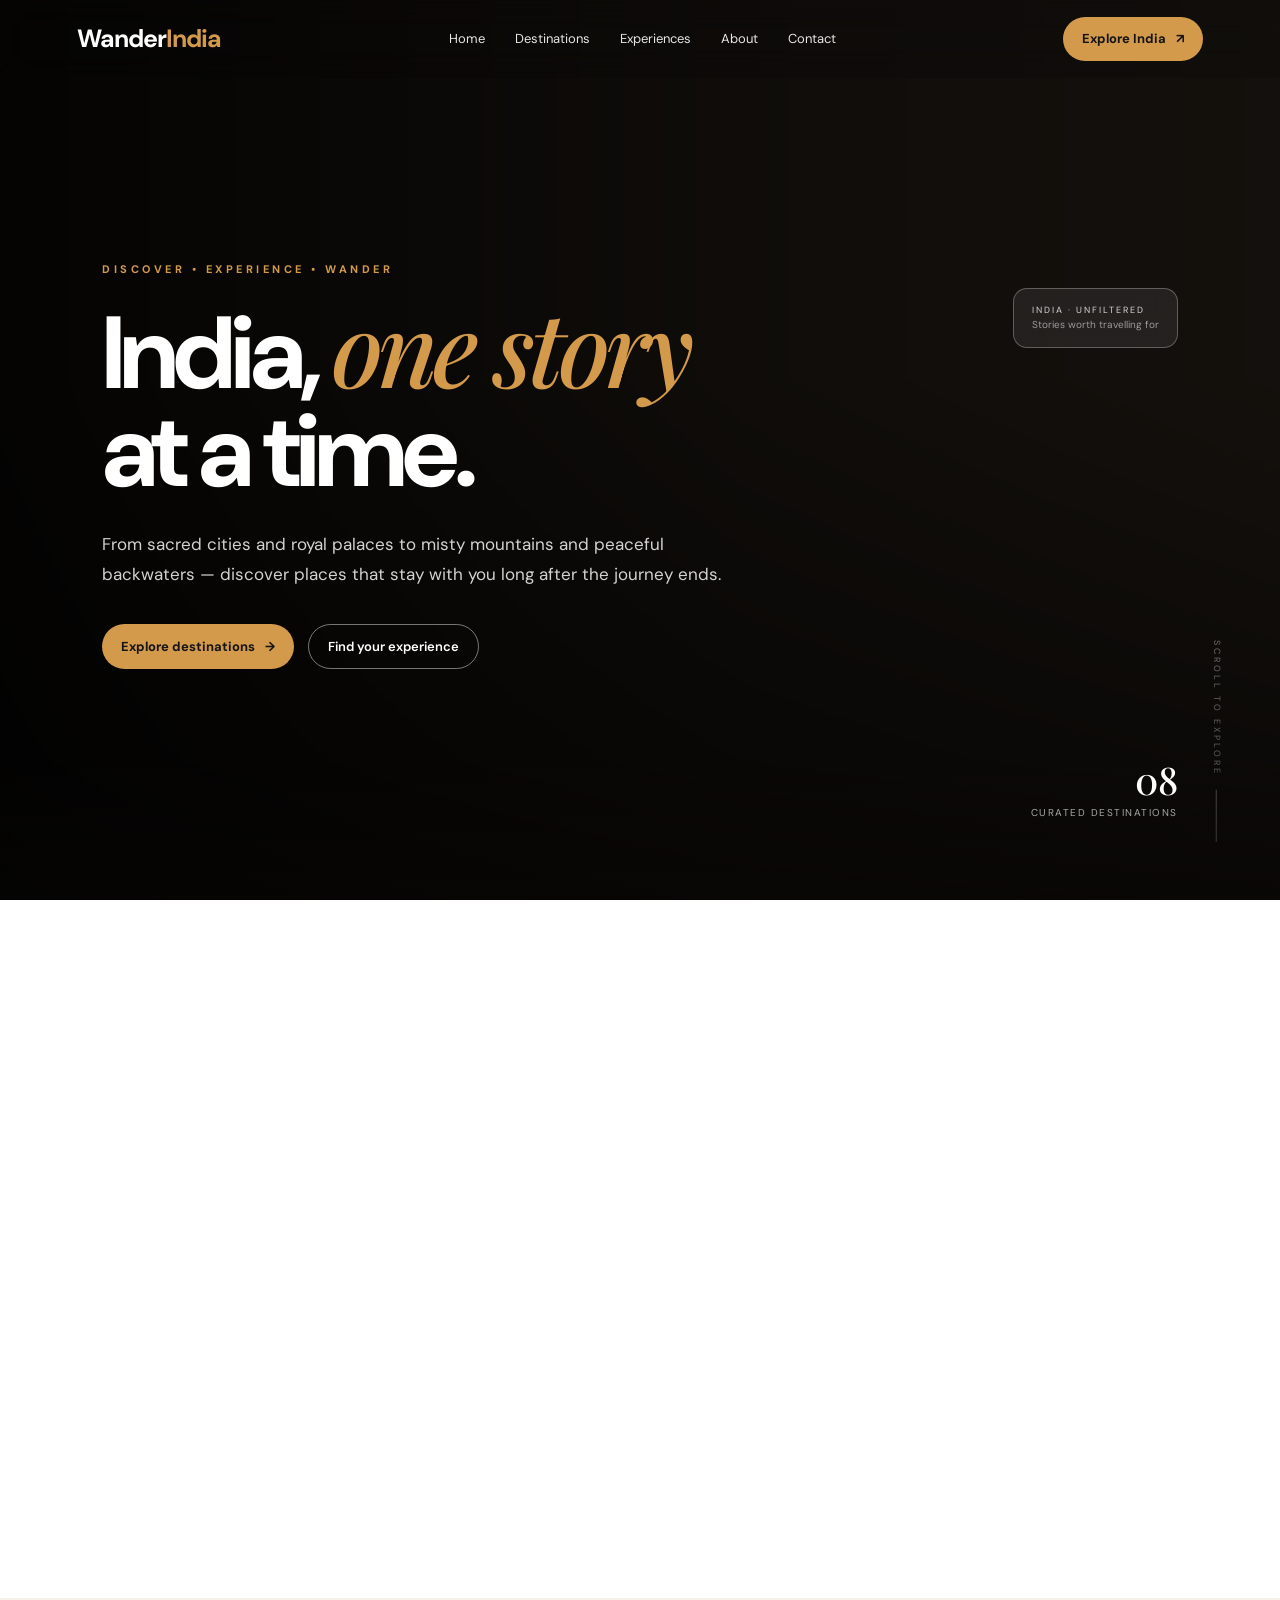
<file: index.html>
<!DOCTYPE html>
<html lang="en">
<head>
  <meta charset="UTF-8">
  <meta name="viewport" content="width=device-width, initial-scale=1.0">
  <meta name="description" content="WanderIndia — discover India's most beautiful destinations, sacred places, heritage, mountains and unforgettable experiences.">
  <meta name="theme-color" content="#121212">
  <meta property="og:type" content="website">
  <meta property="og:title" content="WanderIndia | Explore the Soul of India">
  <meta property="og:description" content="Discover India's heritage, spirituality, mountains, nature and unforgettable destinations with WanderIndia.">
  <meta property="og:image" content="images/Taj-Mahal.jpg">
  <meta name="twitter:card" content="summary_large_image">
  <meta name="twitter:title" content="WanderIndia | Explore the Soul of India">
  <meta name="twitter:description" content="Discover India's heritage, spirituality, mountains, nature and unforgettable destinations with WanderIndia.">
  <meta name="twitter:image" content="images/Taj-Mahal.jpg">
  <title>WanderIndia | Explore the Soul of India</title>
  <link rel="preconnect" href="https://fonts.googleapis.com">
  <link rel="preconnect" href="https://fonts.gstatic.com" crossorigin>
  <link href="https://fonts.googleapis.com/css2?family=DM+Sans:wght@400;500;600;700&family=Playfair+Display:ital,wght@0,500;0,600;1,500&display=swap" rel="stylesheet">
  <link rel="preload" as="image" href="images/Taj-Mahal.jpg">
  <link rel="stylesheet" href="css/style.css">
</head>
<body>
<header class="navbar">
  <a href="index.html" class="logo" aria-label="WanderIndia home">Wander<span>India</span></a>
  <nav class="nav-menu" id="site-nav" aria-label="Primary navigation">
    <a href="#home">Home</a>
    <a href="#destinations">Destinations</a>
    <a href="#experiences">Experiences</a>
    <a href="#about">About</a>
    <a href="#contact">Contact</a>
  </nav>
  <a href="#destinations" class="nav-btn">Explore India <span>↗</span></a>
  <button class="menu-toggle" id="menu-toggle" aria-label="Open menu" aria-expanded="false">☰</button>
</header>

<main>
<section class="hero" id="home">
  <div class="hero-overlay"></div>
  <div class="hero-content">
    <p class="hero-eyebrow">DISCOVER • EXPERIENCE • WANDER</p>
    <h1>India, <em>one story</em><br>at a time.</h1>
    <p class="hero-text">From sacred cities and royal palaces to misty mountains and peaceful backwaters — discover places that stay with you long after the journey ends.</p>
    <div class="hero-actions">
      <a href="#destinations" class="primary-btn">Explore destinations <span>→</span></a>
      <a href="#experiences" class="secondary-btn">Find your experience</a>
    </div>
  </div>
  <div class="hero-scroll"><span>SCROLL TO EXPLORE</span><div class="scroll-line"></div></div>
  <div class="hero-stat"><strong>08</strong><span>CURATED DESTINATIONS</span></div><div class="hero-badge">INDIA · UNFILTERED<br><small>Stories worth travelling for</small></div>
</section>

<section class="intro" id="about">
  <div class="intro-copy">
    <p>THE WANDERINDIA JOURNEY</p>
    <h2>India is not just a destination.<br><em>It's a story waiting to be lived.</em></h2>
    <p class="intro-text">WanderIndia brings together heritage, spirituality, nature and adventure in one thoughtful travel experience — helping curious travellers find their next unforgettable place.</p>
  </div>
  <div class="intro-points">
    <div><span>01</span><strong>Curated places</strong><p>Handpicked destinations worth slowing down for.</p></div>
    <div><span>02</span><strong>Local stories</strong><p>Go beyond photographs and discover the meaning behind each place.</p></div>
    <div><span>03</span><strong>Simple planning</strong><p>Useful travel context without overwhelming you.</p></div>
  </div>
</section>

<section class="destinations reveal" id="destinations">
  <div class="section-heading">
    <span>EXPLORE INDIA</span>
    <h2>Places worth<br><em>remembering.</em></h2>
    <p>Start with India's iconic landmarks, peaceful escapes and sacred destinations.</p>
  </div>
  <div class="destination-filters" role="tablist" aria-label="Destination categories">
    <button class="filter-btn active" data-filter="all" role="tab" aria-selected="true">All</button>
    <button class="filter-btn" data-filter="heritage" role="tab" aria-selected="false">Heritage</button>
    <button class="filter-btn" data-filter="temples" role="tab" aria-selected="false">Temples</button>
    <button class="filter-btn" data-filter="mountains" role="tab" aria-selected="false">Mountains</button>
    <button class="filter-btn" data-filter="nature" role="tab" aria-selected="false">Nature</button>
  </div>
  <div class="destination-grid">
    <article class="destination-card" data-category="heritage"><div class="destination-image"><img decoding="async" src="images/Taj-Mahal.jpg" alt="Taj Mahal in Agra" loading="lazy"></div><div class="destination-info"><span>UTTAR PRADESH</span><h3>Agra</h3><p>Timeless Mughal architecture and the world-famous Taj Mahal.</p><a href="place.html?place=agra">Explore <span>→</span></a></div></article>
    <article class="destination-card" data-category="heritage"><div class="destination-image"><img decoding="async" src="images/Hawa-Mahal.jpg" alt="Hawa Mahal in Jaipur" loading="lazy"></div><div class="destination-info"><span>RAJASTHAN</span><h3>Jaipur</h3><p>Royal palaces, colourful markets and the unmistakable Pink City.</p><a href="jaipur.html">Explore <span>→</span></a></div></article>
    <article class="destination-card" data-category="nature"><div class="destination-image"><img decoding="async" src="images/Kerala.jpg" alt="Kerala backwaters" loading="lazy"></div><div class="destination-info"><span>KERALA</span><h3>Kerala</h3><p>Peaceful backwaters, lush landscapes and a slower way to travel.</p><a href="place.html?place=kerala">Explore <span>→</span></a></div></article>
    <article class="destination-card" data-category="mountains"><div class="destination-image"><img decoding="async" src="images/Manali.jpg" alt="Manali mountains" loading="lazy"></div><div class="destination-info"><span>HIMACHAL PRADESH</span><h3>Manali</h3><p>Mountain valleys, fresh air and unforgettable Himalayan adventures.</p><a href="place.html?place=manali">Explore <span>→</span></a></div></article>
    <article class="destination-card" data-category="mountains"><div class="destination-image"><img decoding="async" src="images/Shimla.jpg" alt="Shimla hills" loading="lazy"></div><div class="destination-info"><span>HIMACHAL PRADESH</span><h3>Shimla</h3><p>Colonial charm, pine forests and beautiful Himalayan views.</p><a href="place.html?place=shimla">Explore <span>→</span></a></div></article>
    <article class="destination-card" data-category="mountains"><div class="destination-image"><img decoding="async" src="images/Mussoorie.jpg" alt="Mussoorie mountains" loading="lazy"></div><div class="destination-info"><span>UTTARAKHAND</span><h3>Mussoorie</h3><p>A misty hill escape with scenic viewpoints and quiet forest trails.</p><a href="place.html?place=mussoorie">Explore <span>→</span></a></div></article>
    <article class="destination-card" data-category="temples"><div class="destination-image"><img decoding="async" src="images/Mathura.jpg" alt="Mathura temple area" loading="lazy"></div><div class="destination-info"><span>UTTAR PRADESH</span><h3>Mathura</h3><p>Walk through the sacred land of Krishna and its timeless heritage.</p><a href="mathura.html">Explore <span>→</span></a></div></article>
    <article class="destination-card" data-category="temples"><div class="destination-image"><img decoding="async" src="images/premanand-ji-maharaj.jpg" alt="Vrindavan spiritual destination" loading="lazy"></div><div class="destination-info"><span>UTTAR PRADESH</span><h3>Vrindavan</h3><p>Temple trails, sacred streets and a deeply devotional atmosphere.</p><a href="vrindavan.html">Explore <span>→</span></a></div></article>
      </div>
</section>

<section class="experiences reveal" id="experiences">
  <div class="section-heading light-heading"><span>CHOOSE YOUR MOOD</span><h2>Travel the way<br><em>you feel.</em></h2><p>Whether you want stillness, history or a little adrenaline, there is an India waiting for you.</p></div>
  <div class="experience-grid">
    <a class="experience-card experience-spiritual" href="temples.html"><span>01</span><div><small>SOULFUL</small><h3>Spiritual journeys</h3><p>Temples, ghats and places shaped by centuries of devotion.</p><strong>Explore →</strong></div></a>
    <a class="experience-card experience-heritage" href="place.html?place=agra"><span>02</span><div><small>TIMELESS</small><h3>Heritage & culture</h3><p>Royal cities, historic monuments and stories carved in stone.</p><strong>Explore →</strong></div></a>
    <a class="experience-card experience-mountains" href="place.html?place=manali"><span>03</span><div><small>WILD</small><h3>Mountains & nature</h3><p>Trade city noise for forests, valleys, rivers and fresh mountain air.</p><strong>Explore →</strong></div></a>
  </div>
</section>

<section class="featured reveal">
  <div class="featured-image"><img decoding="async" src="images/Ayodhya.jpg" alt="Ayodhya" loading="lazy"></div>
  <div class="featured-copy"><span>FEATURED STORY</span><h2>Some places are<br><em>felt, not visited.</em></h2><p>Take the slower route through India's sacred heartland. Discover the places, people and traditions that give a journey its meaning.</p><a href="temples.html" class="text-link">Explore spiritual India <span>↗</span></a></div>
</section>

<section class="cta reveal" id="contact">
  <div><span>YOUR NEXT STORY</span><h2>Where will you<br><em>wander next?</em></h2></div>
  <div><p>Have a destination in mind or a story to share? We'd love to hear from you.</p><a href="mailto:vmalik1712@gmail.com" class="primary-btn">Say hello <span>→</span></a></div>
</section>
</main>

<footer class="footer">
  <div class="footer-brand"><a href="index.html" class="logo">Wander<span>India</span></a><p>Discover India. Experience the journey.</p></div>
  <div class="footer-links"><a href="#destinations">Destinations</a><a href="#experiences">Experiences</a><a href="#about">About</a><a href="#contact">Contact</a></div>
  <p class="footer-bottom">© 2026 WanderIndia. Built to make every journey memorable.</p>
</footer>
<script src="js/script.js"></script>
<script src="js/site.js"></script>
</body>
</html>
</file>
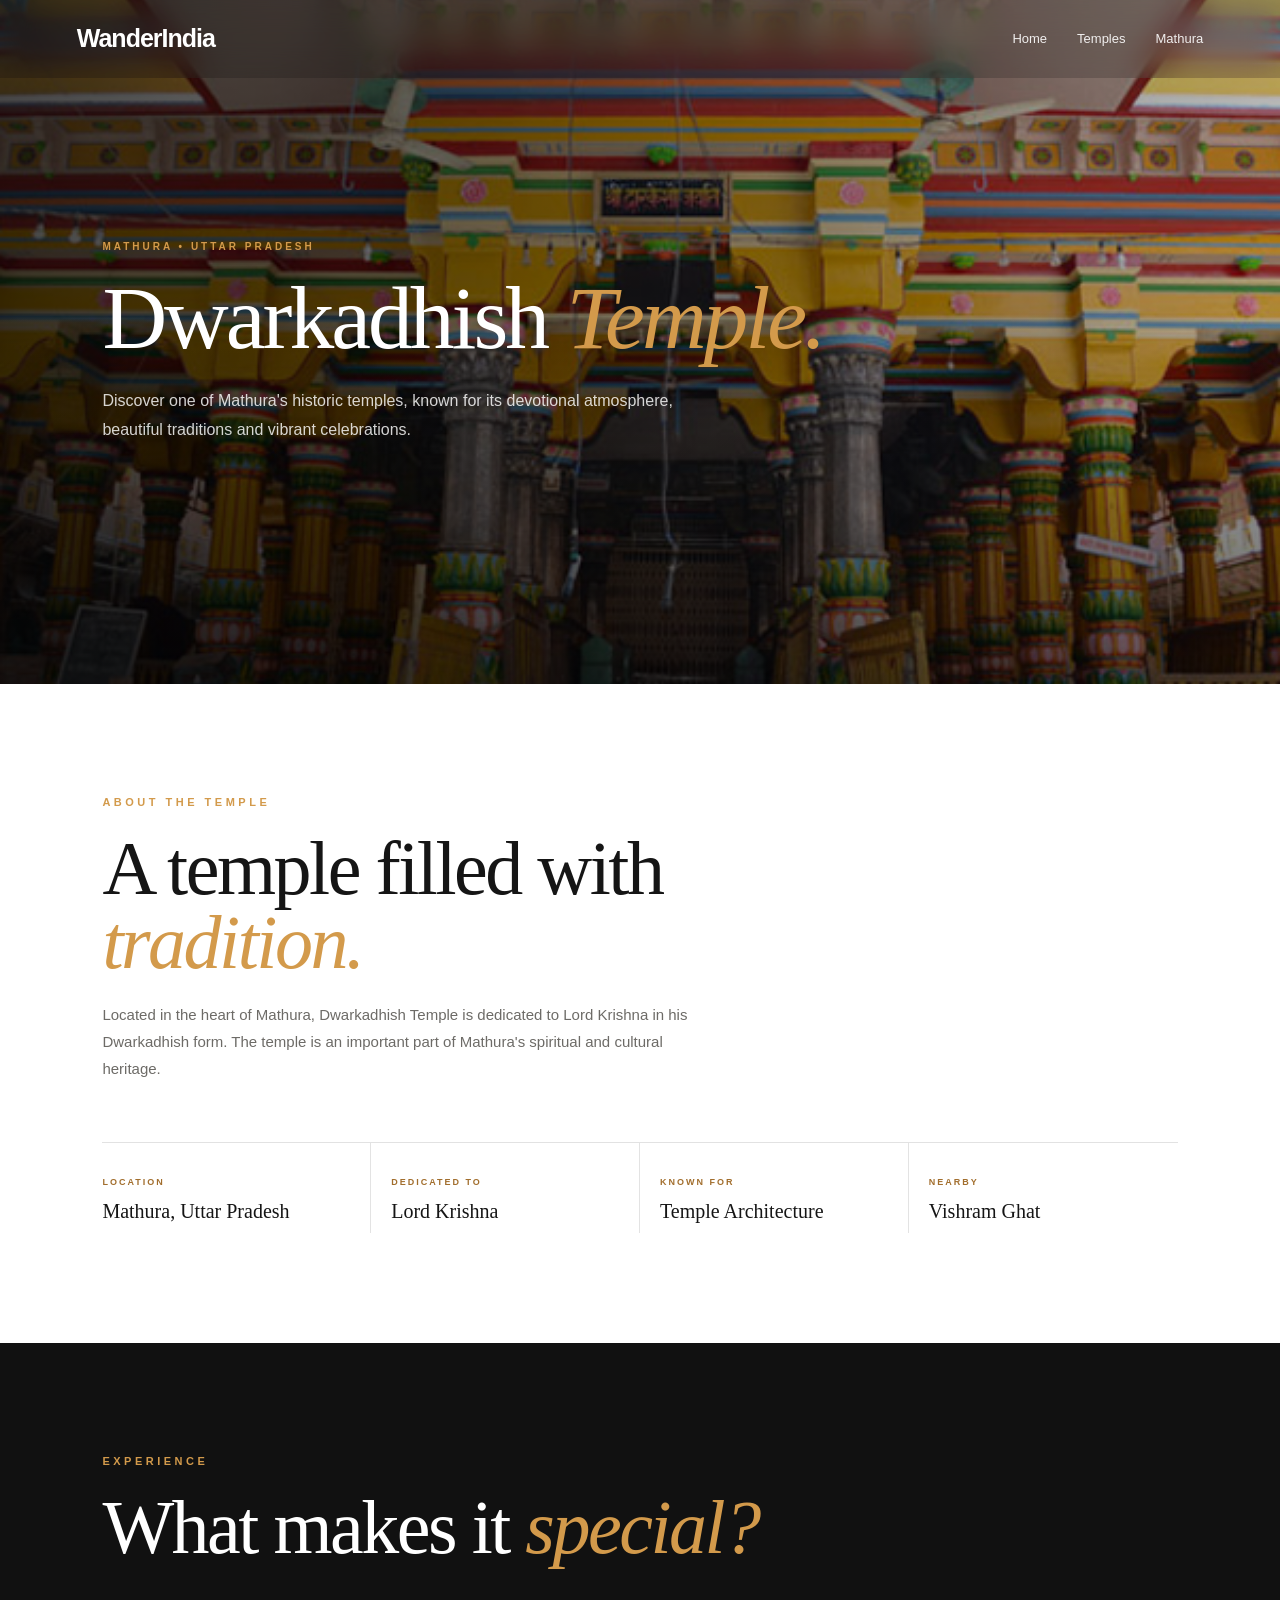
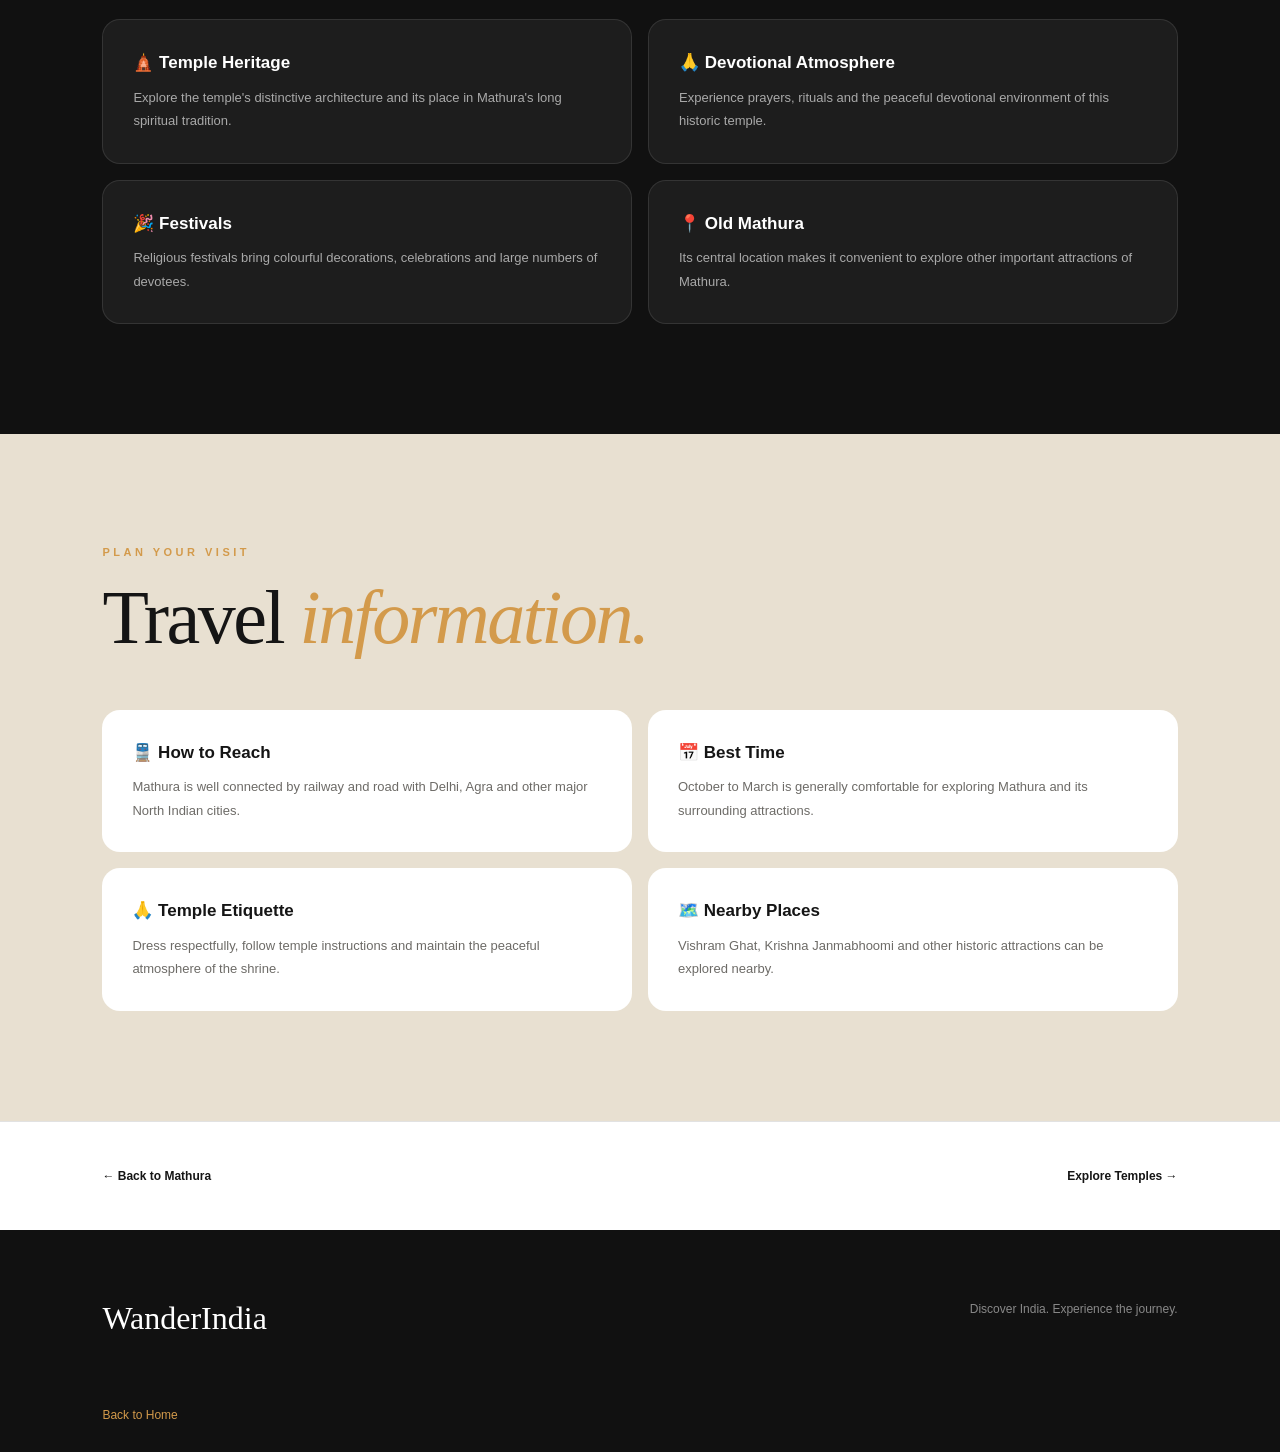
<file: dwarkadhish.html>
<!DOCTYPE html>
<html lang="en">
<head>
    <meta charset="UTF-8">
    <meta name="description" content="Explore Dwarkadhish Temple in Mathura, known for its devotional traditions, architecture and vibrant festivals.">
    <meta name="viewport" content="width=device-width, initial-scale=1.0">

    <title>Dwarkadhish Temple | WanderIndia</title>

    <link rel="preconnect" href="https://fonts.googleapis.com">
<link rel="preconnect" href="https://fonts.gstatic.com" crossorigin>
<link rel="stylesheet" href="css/style.css">
</head>

<body>

    <!-- NAVBAR -->

    <header class="navbar">

        <a href="index.html" class="logo">
            WanderIndia
        </a>

        <nav class="nav-menu">
            <a href="index.html">Home</a>
            <a href="temples.html">Temples</a>
            <a href="mathura.html">Mathura</a>
        </nav>

    </header>


    <main>

        <!-- HERO -->

        <section class="place-hero dwarkadhish-hero">

            <div class="place-hero-content">

                <span>MATHURA • UTTAR PRADESH</span>

                <h1>
                    Dwarkadhish
                    <em>Temple.</em>
                </h1>

                <p>
                    Discover one of Mathura's historic temples,
                    known for its devotional atmosphere, beautiful
                    traditions and vibrant celebrations.
                </p>

            </div>

        </section>


        <!-- INTRO -->

        <section class="place-intro">

            <div class="section-heading">

                <span>ABOUT THE TEMPLE</span>

                <h2>
                    A temple filled with
                    <em>tradition.</em>
                </h2>

                <p>
                    Located in the heart of Mathura, Dwarkadhish Temple
                    is dedicated to Lord Krishna in his Dwarkadhish form.
                    The temple is an important part of Mathura's
                    spiritual and cultural heritage.
                </p>

            </div>


            <!-- QUICK FACTS -->

            <div class="place-facts">

                <div class="place-fact">
                    <span>LOCATION</span>
                    <h3>Mathura, Uttar Pradesh</h3>
                </div>

                <div class="place-fact">
                    <span>DEDICATED TO</span>
                    <h3>Lord Krishna</h3>
                </div>

                <div class="place-fact">
                    <span>KNOWN FOR</span>
                    <h3>Temple Architecture</h3>
                </div>

                <div class="place-fact">
                    <span>NEARBY</span>
                    <h3>Vishram Ghat</h3>
                </div>

            </div>

        </section>


        <!-- HIGHLIGHTS -->

        <section class="place-highlights">

            <div class="section-heading">

                <span>EXPERIENCE</span>

                <h2>
                    What makes it
                    <em>special?</em>
                </h2>

            </div>


            <div class="highlight-grid">

                <article class="highlight-card">

                    <h3>🛕 Temple Heritage</h3>

                    <p>
                        Explore the temple's distinctive architecture
                        and its place in Mathura's long spiritual tradition.
                    </p>

                </article>


                <article class="highlight-card">

                    <h3>🙏 Devotional Atmosphere</h3>

                    <p>
                        Experience prayers, rituals and the peaceful
                        devotional environment of this historic temple.
                    </p>

                </article>


                <article class="highlight-card">

                    <h3>🎉 Festivals</h3>

                    <p>
                        Religious festivals bring colourful decorations,
                        celebrations and large numbers of devotees.
                    </p>

                </article>


                <article class="highlight-card">

                    <h3>📍 Old Mathura</h3>

                    <p>
                        Its central location makes it convenient to
                        explore other important attractions of Mathura.
                    </p>

                </article>

            </div>

        </section>


        <!-- TRAVEL INFORMATION -->

        <section class="place-travel">

            <div class="section-heading">

                <span>PLAN YOUR VISIT</span>

                <h2>
                    Travel
                    <em>information.</em>
                </h2>

            </div>


            <div class="travel-grid">

                <div class="travel-item">

                    <h3>🚆 How to Reach</h3>

                    <p>
                        Mathura is well connected by railway and road
                        with Delhi, Agra and other major North Indian cities.
                    </p>

                </div>


                <div class="travel-item">

                    <h3>📅 Best Time</h3>

                    <p>
                        October to March is generally comfortable for
                        exploring Mathura and its surrounding attractions.
                    </p>

                </div>


                <div class="travel-item">

                    <h3>🙏 Temple Etiquette</h3>

                    <p>
                        Dress respectfully, follow temple instructions
                        and maintain the peaceful atmosphere of the shrine.
                    </p>

                </div>


                <div class="travel-item">

                    <h3>🗺️ Nearby Places</h3>

                    <p>
                        Vishram Ghat, Krishna Janmabhoomi and other
                        historic attractions can be explored nearby.
                    </p>

                </div>

            </div>

        </section>


        <!-- NAVIGATION -->

        <section class="place-navigation">

            <a href="mathura.html">
                ← Back to Mathura
            </a>

            <a href="temples.html">
                Explore Temples →
            </a>

        </section>

    </main>


    <!-- FOOTER -->

    <footer class="footer">

        <h2>WanderIndia</h2>

        <p>
            Discover India. Experience the journey.
        </p>

        <a href="index.html">
            Back to Home
        </a>

    </footer>

<script src="js/site.js"></script>
</body>
</html>
</file>
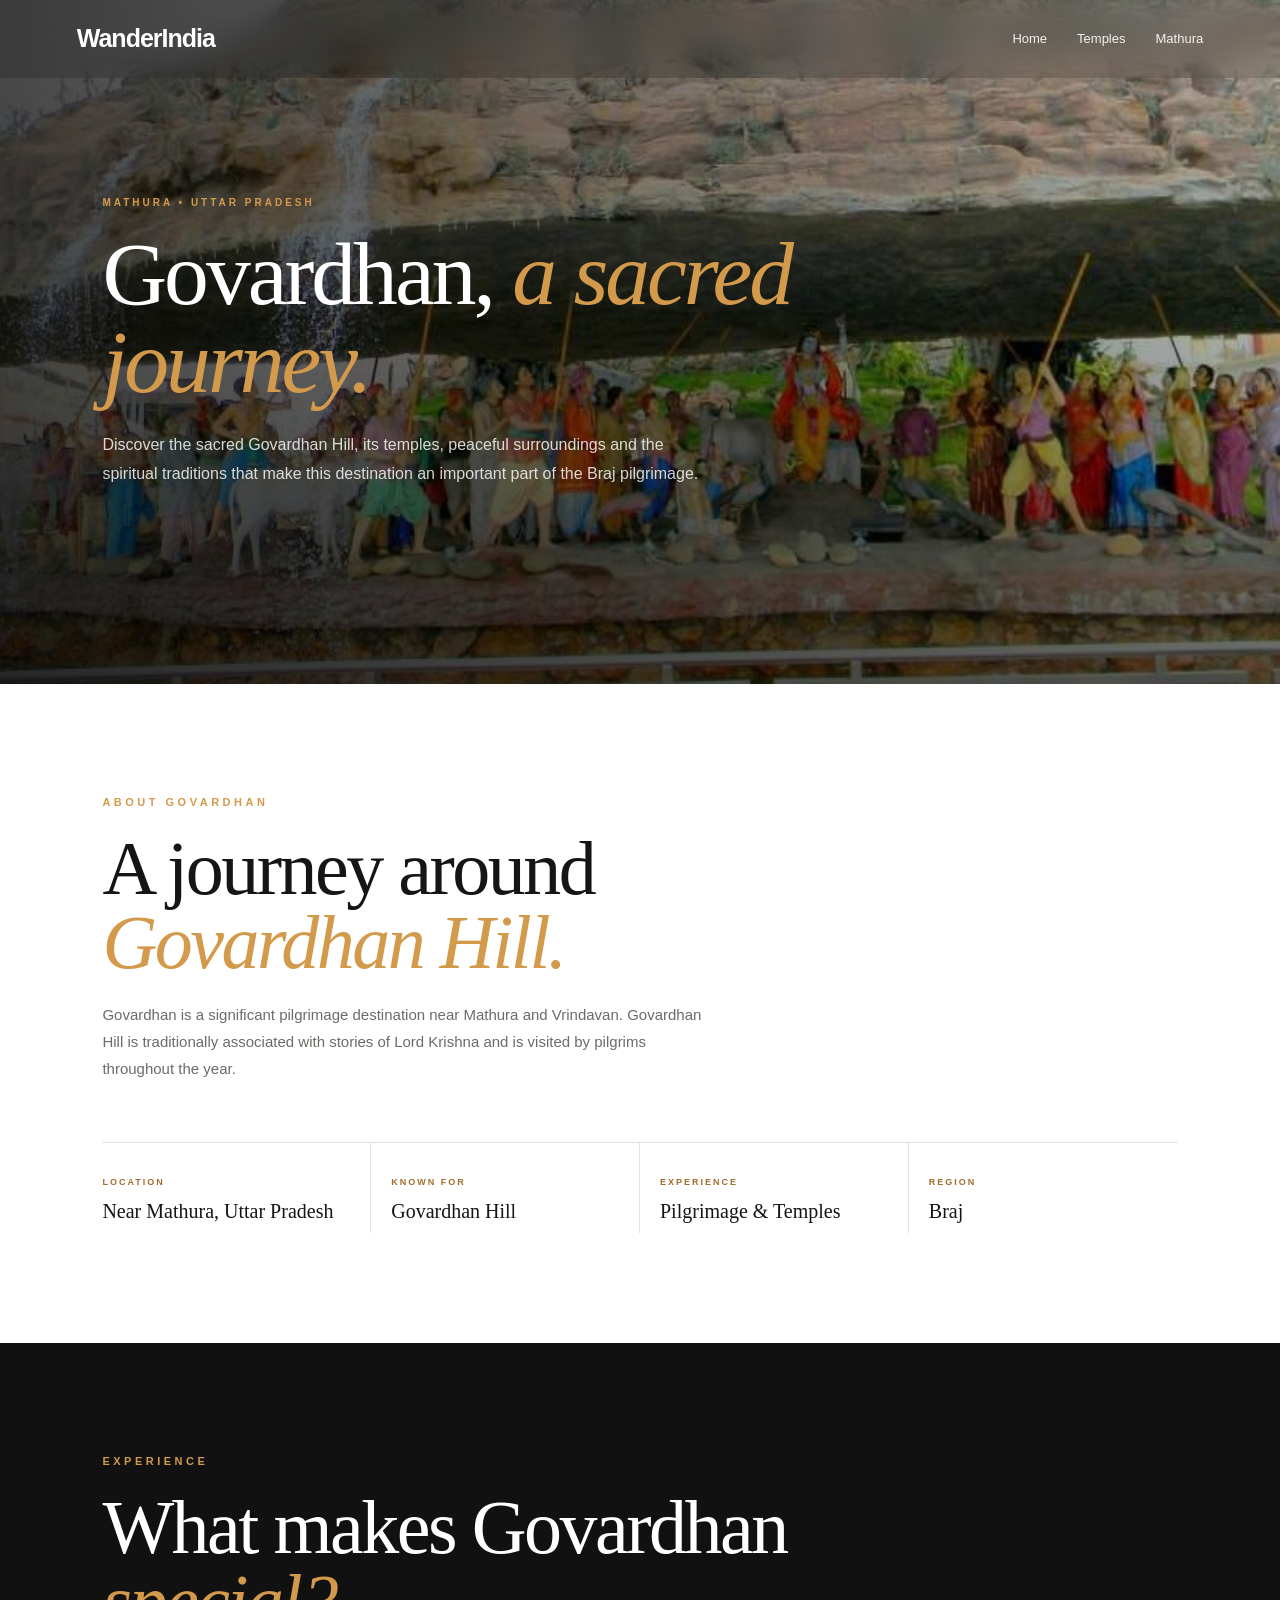
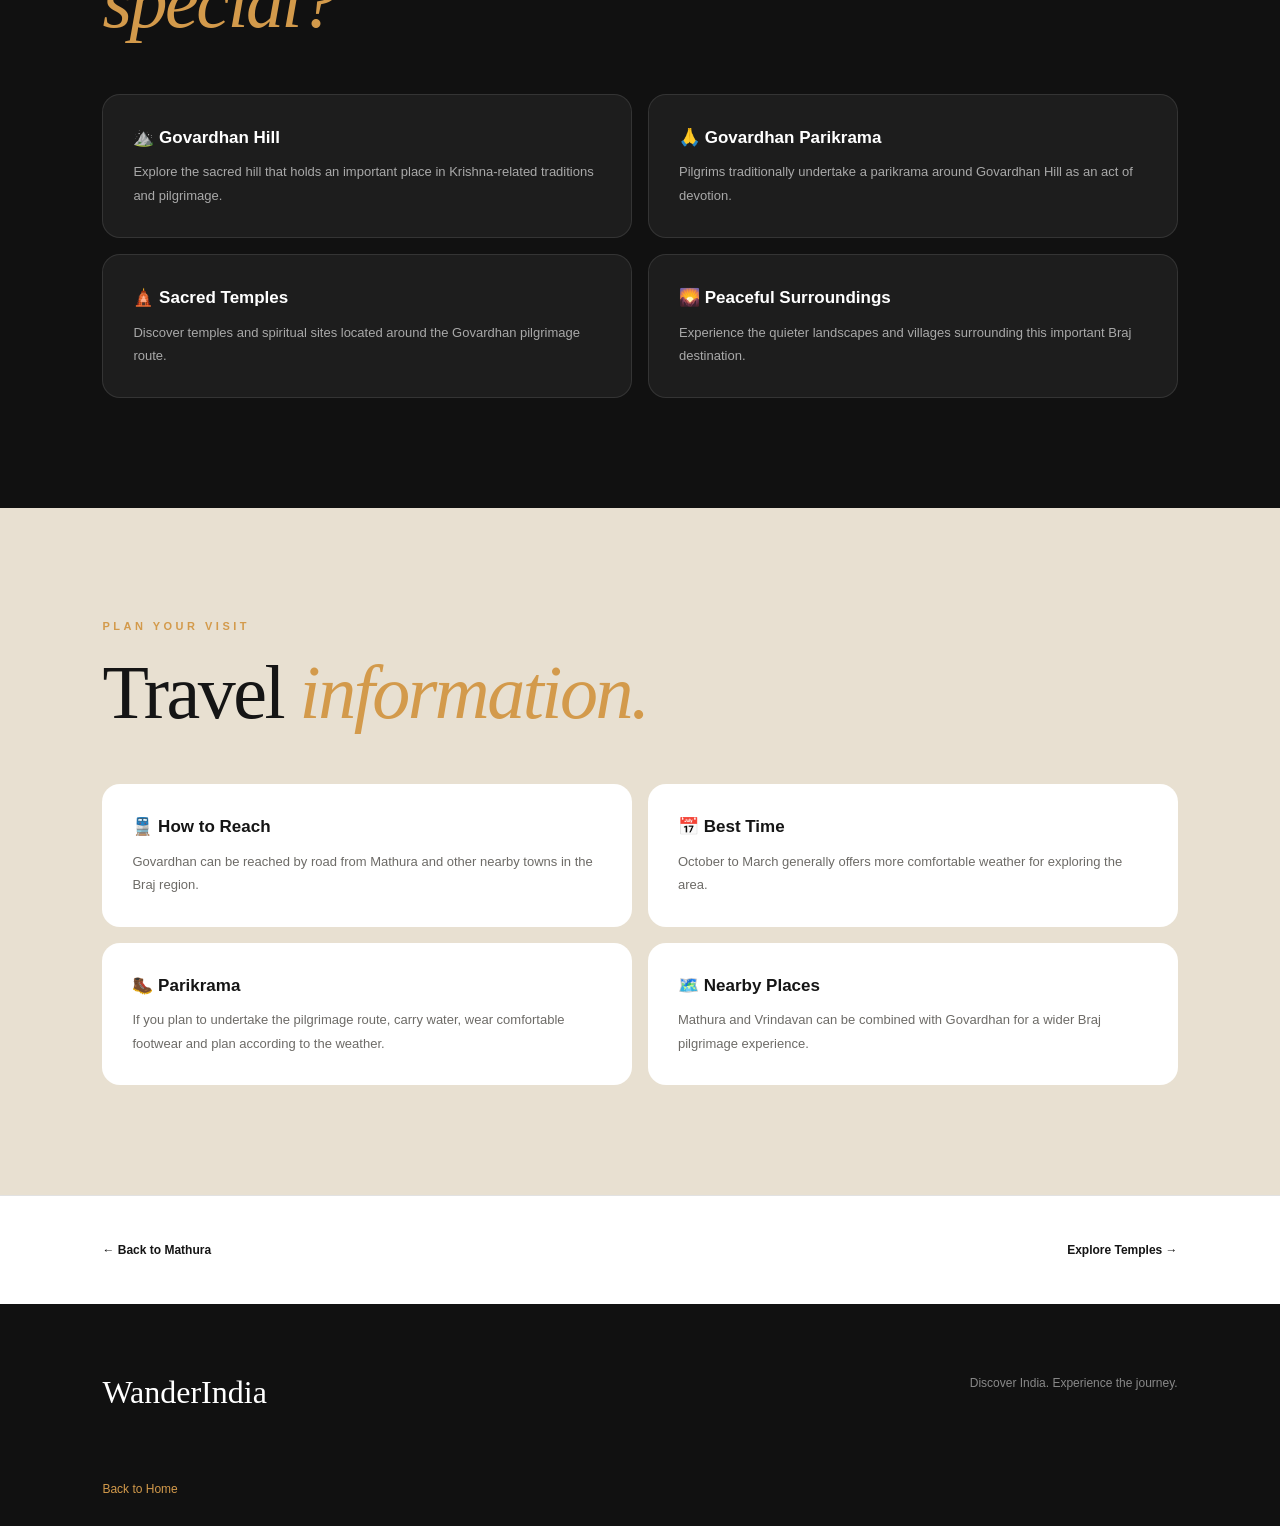
<file: govardhan.html>
<!DOCTYPE html>
<html lang="en">
<head>
    <meta charset="UTF-8">
    <meta name="description" content="Discover Govardhan near Mathura, a sacred Braj destination known for Govardhan Hill and pilgrimage traditions.">
    <meta name="viewport" content="width=device-width, initial-scale=1.0">

    <title>Govardhan | WanderIndia</title>

    <link rel="preconnect" href="https://fonts.googleapis.com">
<link rel="preconnect" href="https://fonts.gstatic.com" crossorigin>
<link rel="stylesheet" href="css/style.css">
</head>

<body>

    <!-- NAVBAR -->

    <header class="navbar">

        <a href="index.html" class="logo">
            WanderIndia
        </a>

        <nav class="nav-menu">
            <a href="index.html">Home</a>
            <a href="temples.html">Temples</a>
            <a href="mathura.html">Mathura</a>
        </nav>

    </header>


    <main>

        <!-- HERO -->

        <section class="place-hero govardhan-hero">

            <div class="place-hero-content">

                <span>MATHURA • UTTAR PRADESH</span>

                <h1>
                    Govardhan,
                    <em>a sacred journey.</em>
                </h1>

                <p>
                    Discover the sacred Govardhan Hill, its temples,
                    peaceful surroundings and the spiritual traditions
                    that make this destination an important part of
                    the Braj pilgrimage.
                </p>

            </div>

        </section>


        <!-- INTRO -->

        <section class="place-intro">

            <div class="section-heading">

                <span>ABOUT GOVARDHAN</span>

                <h2>
                    A journey around
                    <em>Govardhan Hill.</em>
                </h2>

                <p>
                    Govardhan is a significant pilgrimage destination
                    near Mathura and Vrindavan. Govardhan Hill is
                    traditionally associated with stories of Lord Krishna
                    and is visited by pilgrims throughout the year.
                </p>

            </div>


            <!-- QUICK FACTS -->

            <div class="place-facts">

                <div class="place-fact">
                    <span>LOCATION</span>
                    <h3>Near Mathura, Uttar Pradesh</h3>
                </div>

                <div class="place-fact">
                    <span>KNOWN FOR</span>
                    <h3>Govardhan Hill</h3>
                </div>

                <div class="place-fact">
                    <span>EXPERIENCE</span>
                    <h3>Pilgrimage & Temples</h3>
                </div>

                <div class="place-fact">
                    <span>REGION</span>
                    <h3>Braj</h3>
                </div>

            </div>

        </section>


        <!-- HIGHLIGHTS -->

        <section class="place-highlights">

            <div class="section-heading">

                <span>EXPERIENCE</span>

                <h2>
                    What makes Govardhan
                    <em>special?</em>
                </h2>

            </div>


            <div class="highlight-grid">

                <article class="highlight-card">

                    <h3>⛰️ Govardhan Hill</h3>

                    <p>
                        Explore the sacred hill that holds an important
                        place in Krishna-related traditions and pilgrimage.
                    </p>

                </article>


                <article class="highlight-card">

                    <h3>🙏 Govardhan Parikrama</h3>

                    <p>
                        Pilgrims traditionally undertake a parikrama
                        around Govardhan Hill as an act of devotion.
                    </p>

                </article>


                <article class="highlight-card">

                    <h3>🛕 Sacred Temples</h3>

                    <p>
                        Discover temples and spiritual sites located
                        around the Govardhan pilgrimage route.
                    </p>

                </article>


                <article class="highlight-card">

                    <h3>🌄 Peaceful Surroundings</h3>

                    <p>
                        Experience the quieter landscapes and villages
                        surrounding this important Braj destination.
                    </p>

                </article>

            </div>

        </section>


        <!-- TRAVEL INFORMATION -->

        <section class="place-travel">

            <div class="section-heading">

                <span>PLAN YOUR VISIT</span>

                <h2>
                    Travel
                    <em>information.</em>
                </h2>

            </div>


            <div class="travel-grid">

                <div class="travel-item">

                    <h3>🚆 How to Reach</h3>

                    <p>
                        Govardhan can be reached by road from Mathura
                        and other nearby towns in the Braj region.
                    </p>

                </div>


                <div class="travel-item">

                    <h3>📅 Best Time</h3>

                    <p>
                        October to March generally offers more
                        comfortable weather for exploring the area.
                    </p>

                </div>


                <div class="travel-item">

                    <h3>🥾 Parikrama</h3>

                    <p>
                        If you plan to undertake the pilgrimage route,
                        carry water, wear comfortable footwear and
                        plan according to the weather.
                    </p>

                </div>


                <div class="travel-item">

                    <h3>🗺️ Nearby Places</h3>

                    <p>
                        Mathura and Vrindavan can be combined with
                        Govardhan for a wider Braj pilgrimage experience.
                    </p>

                </div>

            </div>

        </section>


        <!-- NAVIGATION -->

        <section class="place-navigation">

            <a href="mathura.html">
                ← Back to Mathura
            </a>

            <a href="temples.html">
                Explore Temples →
            </a>

        </section>

    </main>


    <!-- FOOTER -->

    <footer class="footer">

        <h2>WanderIndia</h2>

        <p>
            Discover India. Experience the journey.
        </p>

        <a href="index.html">
            Back to Home
        </a>

    </footer>

<script src="js/site.js"></script>
</body>
</html>
</file>
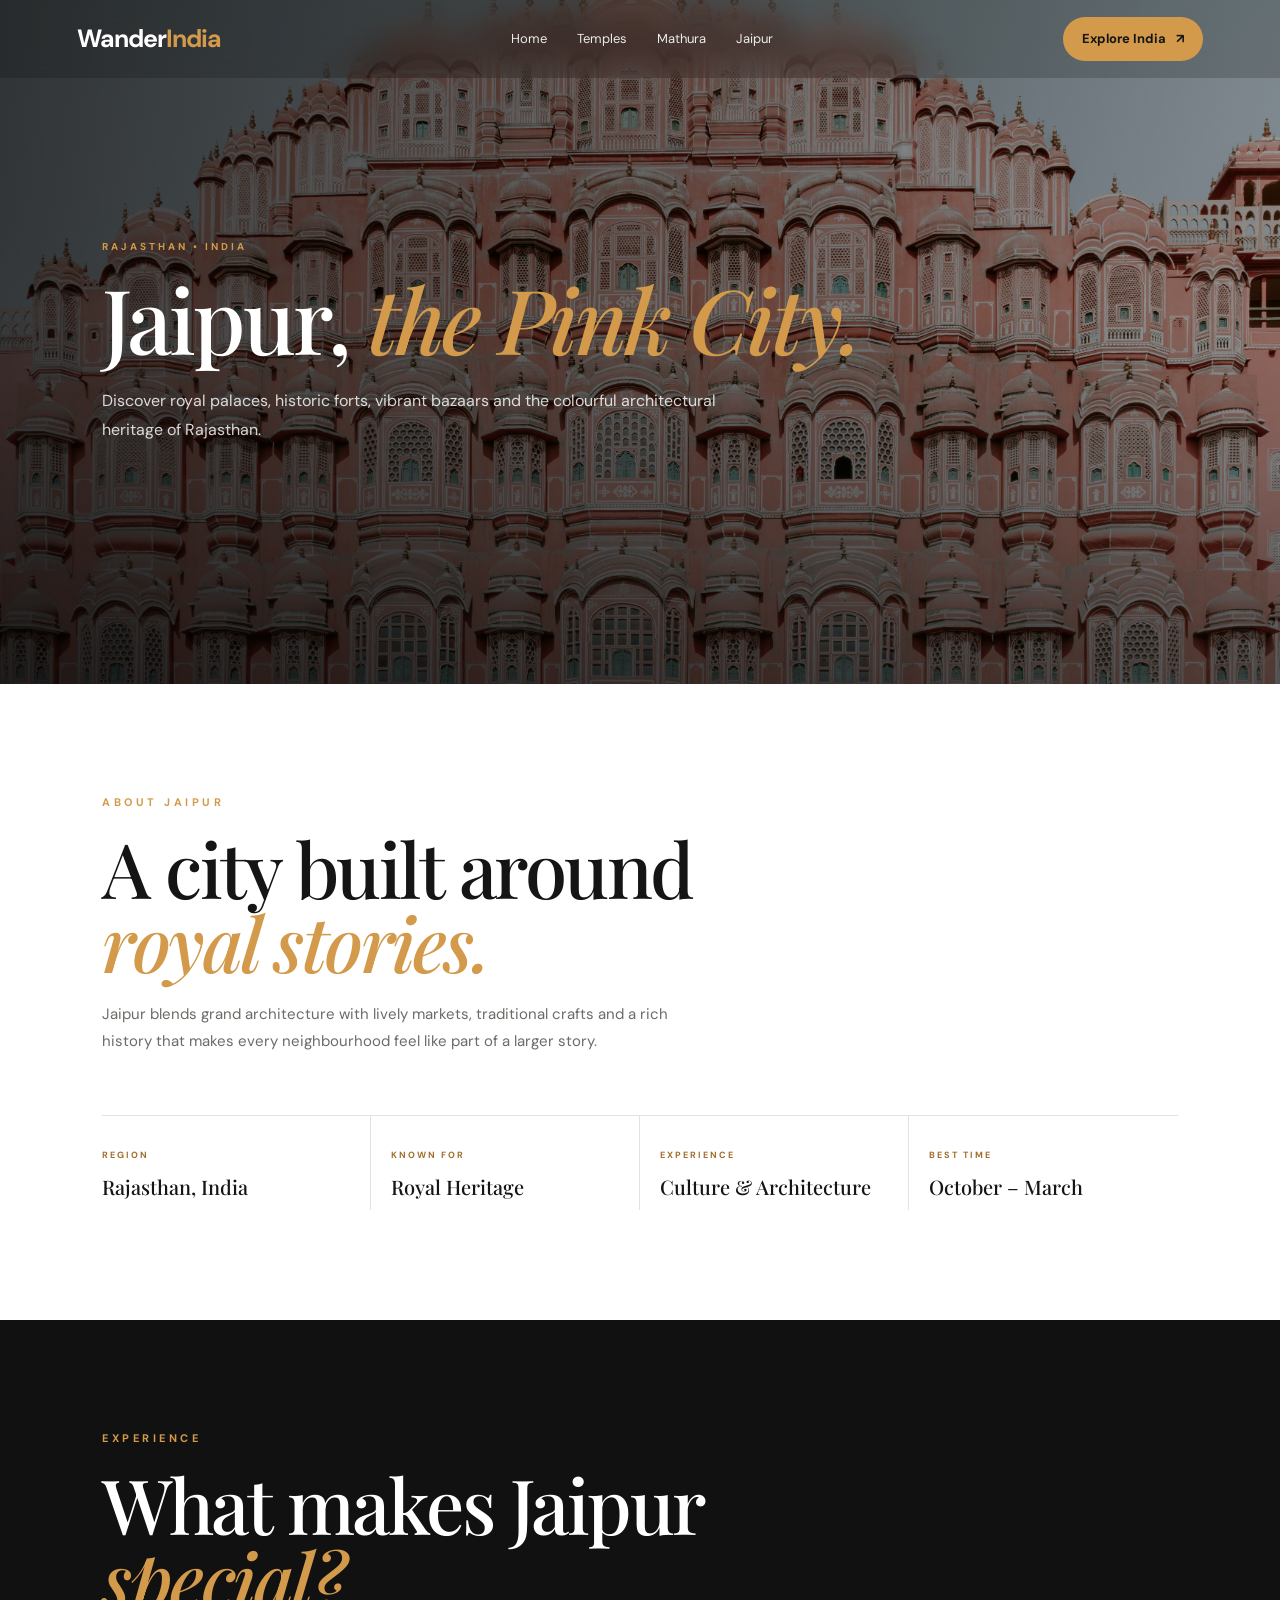
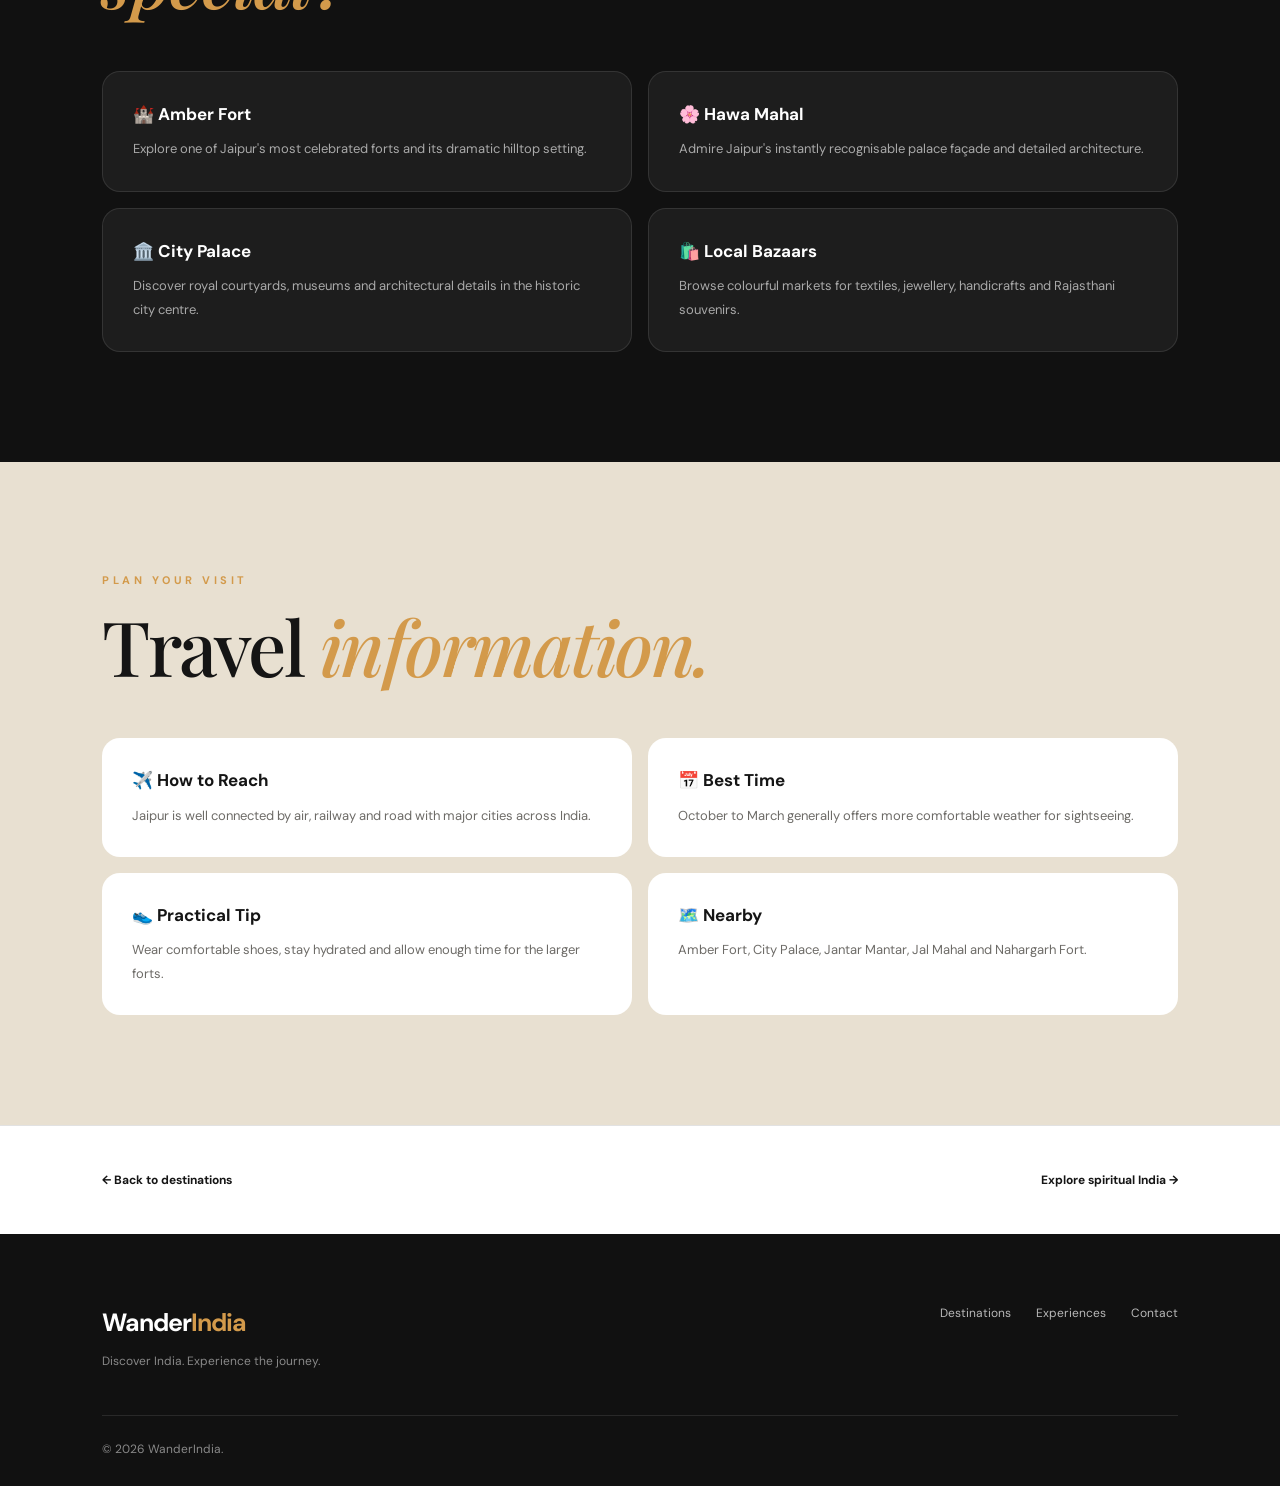
<file: jaipur.html>
<!DOCTYPE html>
<html lang="en">
<head>
<meta charset="UTF-8"><meta name="viewport" content="width=device-width, initial-scale=1.0">
<meta name="description" content="Explore Jaipur — royal heritage, palaces, forts and colourful Rajasthani culture.">
<title>Jaipur | WanderIndia</title>
<link rel="preconnect" href="https://fonts.googleapis.com"><link rel="preconnect" href="https://fonts.gstatic.com" crossorigin>
<link href="https://fonts.googleapis.com/css2?family=DM+Sans:wght@400;500;600;700&family=Playfair+Display:ital,wght@0,500;0,600;1,500&display=swap" rel="stylesheet">
<link rel="stylesheet" href="css/style.css">
</head><body>
<header class="navbar"><a href="index.html" class="logo">Wander<span>India</span></a><nav class="nav-menu"><a href="index.html">Home</a><a href="temples.html">Temples</a><a href="mathura.html">Mathura</a><a href="jaipur.html">Jaipur</a></nav><a href="index.html#destinations" class="nav-btn">Explore India <span>↗</span></a><button class="menu-toggle" id="menu-toggle" aria-label="Open menu" aria-expanded="false">☰</button></header>
<main>
<section class="place-hero" style="background-image:linear-gradient(90deg,rgba(0,0,0,.72),rgba(0,0,0,.3)),url('images/Hawa-Mahal.jpg')"><div class="place-hero-content"><span>RAJASTHAN • INDIA</span><h1>Jaipur, <em>the Pink City.</em></h1><p>Discover royal palaces, historic forts, vibrant bazaars and the colourful architectural heritage of Rajasthan.</p></div></section>
<section class="place-intro"><div class="section-heading"><span>ABOUT JAIPUR</span><h2>A city built around <em>royal stories.</em></h2><p>Jaipur blends grand architecture with lively markets, traditional crafts and a rich history that makes every neighbourhood feel like part of a larger story.</p></div><div class="place-facts"><div class="place-fact"><span>REGION</span><h3>Rajasthan, India</h3></div><div class="place-fact"><span>KNOWN FOR</span><h3>Royal Heritage</h3></div><div class="place-fact"><span>EXPERIENCE</span><h3>Culture & Architecture</h3></div><div class="place-fact"><span>BEST TIME</span><h3>October – March</h3></div></div></section>
<section class="place-highlights"><div class="section-heading light-heading"><span>EXPERIENCE</span><h2>What makes Jaipur <em>special?</em></h2></div><div class="highlight-grid"><article class="highlight-card"><h3>🏰 Amber Fort</h3><p>Explore one of Jaipur's most celebrated forts and its dramatic hilltop setting.</p></article><article class="highlight-card"><h3>🌸 Hawa Mahal</h3><p>Admire Jaipur's instantly recognisable palace façade and detailed architecture.</p></article><article class="highlight-card"><h3>🏛️ City Palace</h3><p>Discover royal courtyards, museums and architectural details in the historic city centre.</p></article><article class="highlight-card"><h3>🛍️ Local Bazaars</h3><p>Browse colourful markets for textiles, jewellery, handicrafts and Rajasthani souvenirs.</p></article></div></section>
<section class="place-travel"><div class="section-heading"><span>PLAN YOUR VISIT</span><h2>Travel <em>information.</em></h2></div><div class="travel-grid"><div class="travel-item"><h3>✈️ How to Reach</h3><p>Jaipur is well connected by air, railway and road with major cities across India.</p></div><div class="travel-item"><h3>📅 Best Time</h3><p>October to March generally offers more comfortable weather for sightseeing.</p></div><div class="travel-item"><h3>👟 Practical Tip</h3><p>Wear comfortable shoes, stay hydrated and allow enough time for the larger forts.</p></div><div class="travel-item"><h3>🗺️ Nearby</h3><p>Amber Fort, City Palace, Jantar Mantar, Jal Mahal and Nahargarh Fort.</p></div></div></section>
<section class="place-navigation"><a href="index.html#destinations">← Back to destinations</a><a href="temples.html">Explore spiritual India →</a></section>
</main><footer class="footer"><div class="footer-brand"><a href="index.html" class="logo">Wander<span>India</span></a><p>Discover India. Experience the journey.</p></div><div class="footer-links"><a href="index.html#destinations">Destinations</a><a href="index.html#experiences">Experiences</a><a href="index.html#contact">Contact</a></div><p class="footer-bottom">© 2026 WanderIndia.</p></footer>
<script src="js/script.js"></script><script src="js/site.js"></script>
</body></html>
</file>
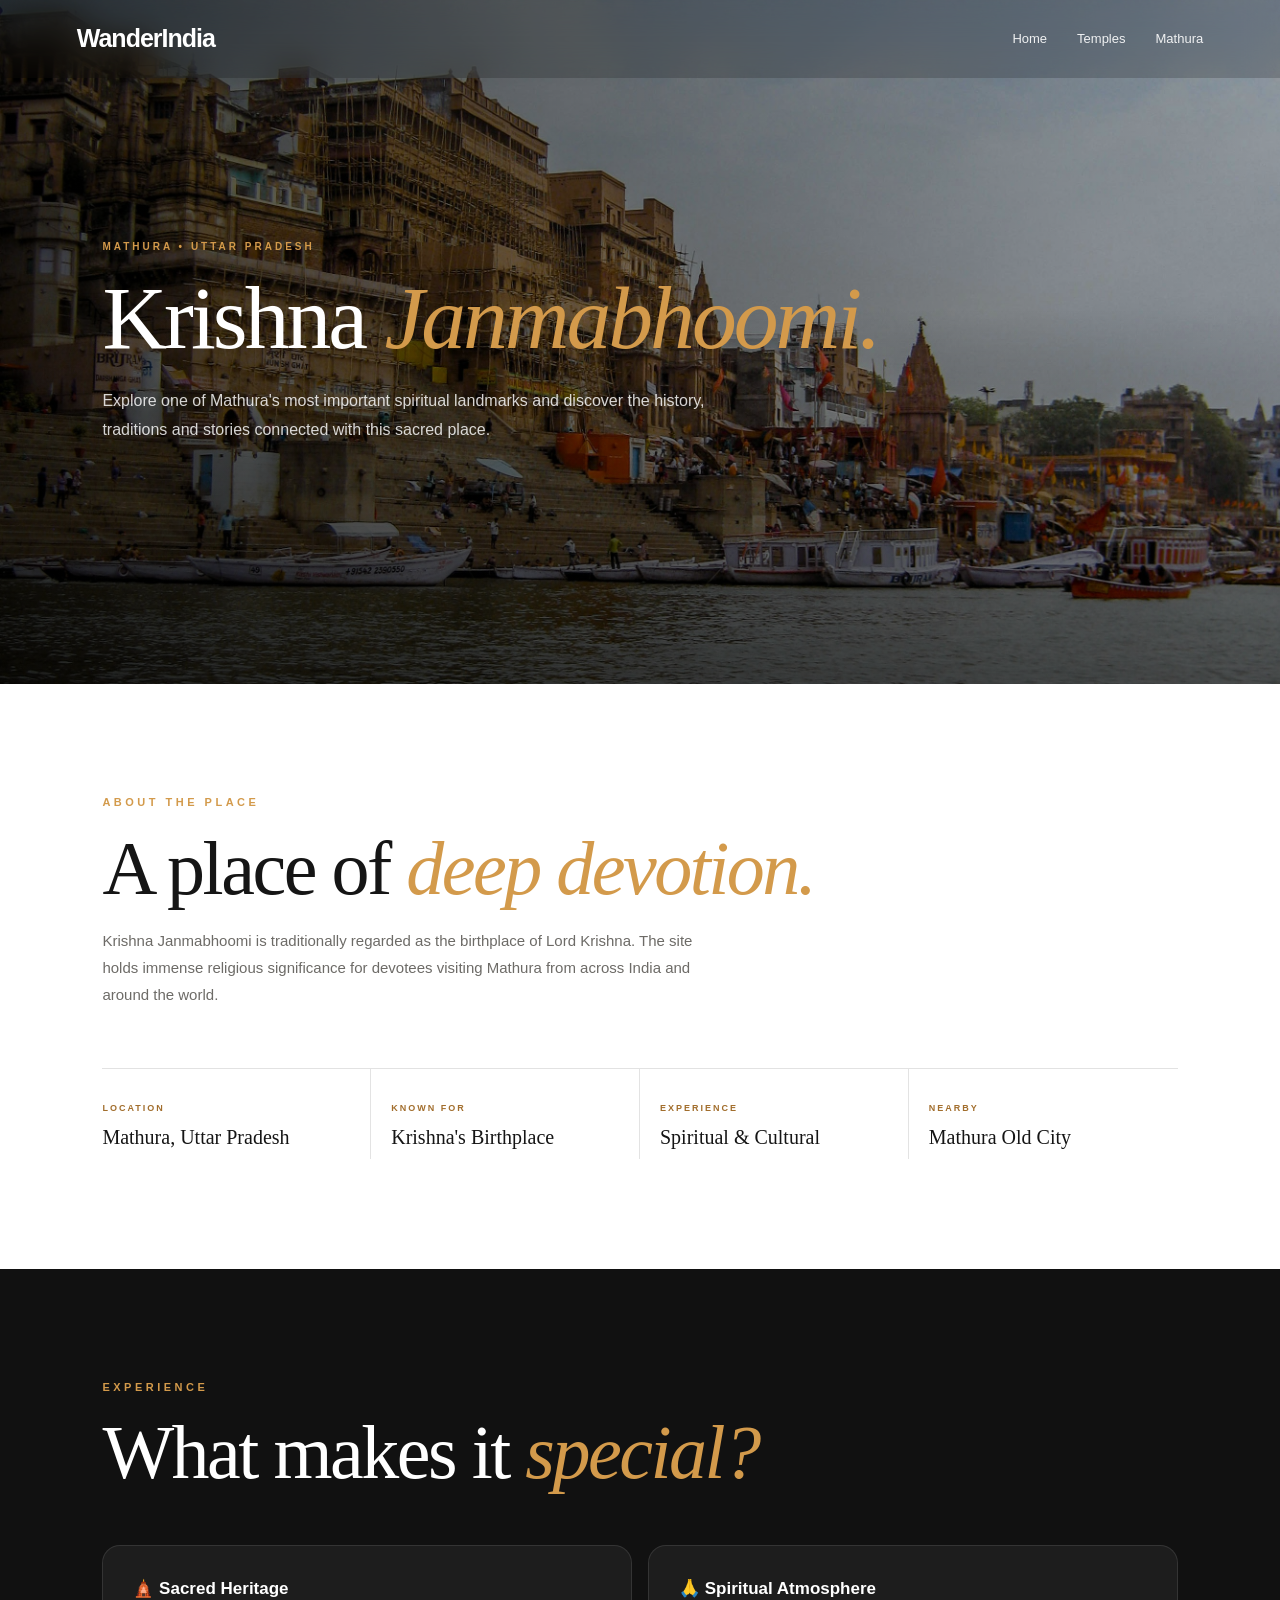
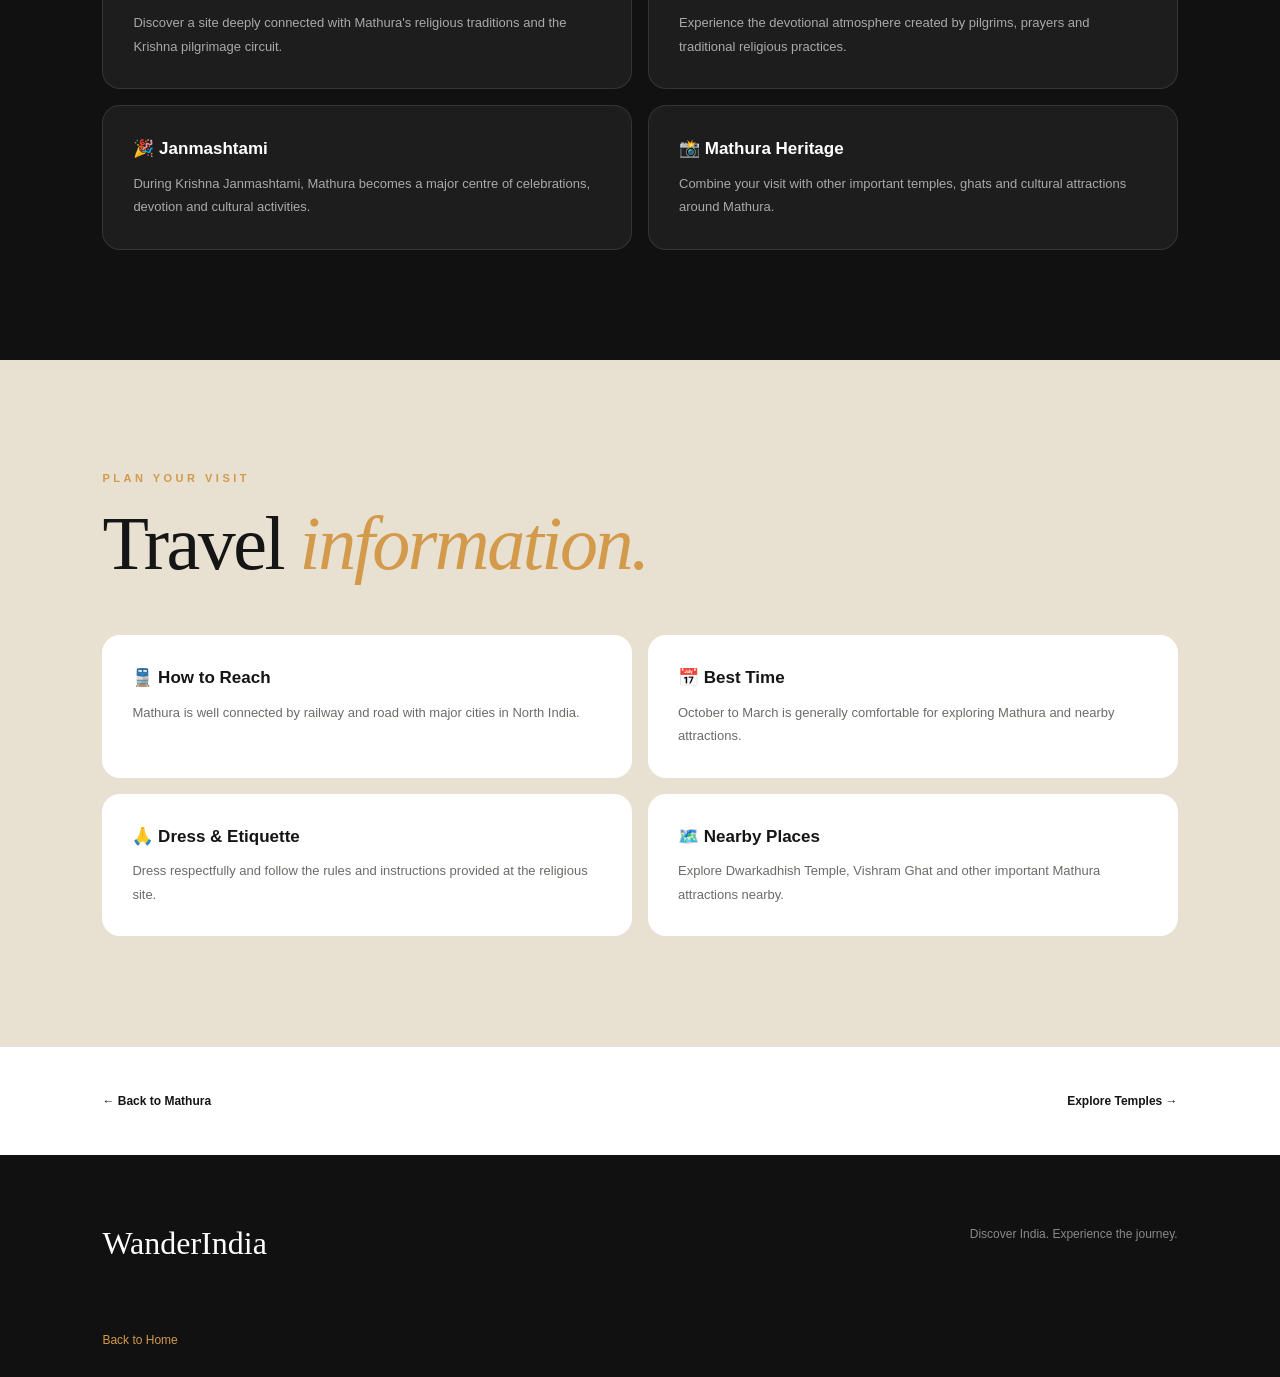
<file: Krishna-janmabhoomi.html>
<!DOCTYPE html>
<html lang="en">
<head>
    <meta charset="UTF-8">
    <meta name="description" content="Explore Krishna Janmabhoomi in Mathura, a major spiritual and cultural destination associated with Lord Krishna.">
    <meta name="viewport" content="width=device-width, initial-scale=1.0">

    <title>Krishna Janmabhoomi | WanderIndia</title>

    <link rel="preconnect" href="https://fonts.googleapis.com">
<link rel="preconnect" href="https://fonts.gstatic.com" crossorigin>
<link rel="stylesheet" href="css/style.css">
</head>

<body>

    <!-- NAVBAR -->

    <header class="navbar">

        <a href="index.html" class="logo">
            WanderIndia
        </a>

        <nav class="nav-menu">
            <a href="index.html">Home</a>
            <a href="temples.html">Temples</a>
            <a href="mathura.html">Mathura</a>
        </nav>

    </header>


    <main>

        <!-- HERO -->

        <section class="place-hero">

            <div class="place-hero-content">

                <span>MATHURA • UTTAR PRADESH</span>

                <h1>
                    Krishna
                    <em>Janmabhoomi.</em>
                </h1>

                <p>
                    Explore one of Mathura's most important
                    spiritual landmarks and discover the history,
                    traditions and stories connected with this
                    sacred place.
                </p>

            </div>

        </section>


        <!-- INTRO -->

        <section class="place-intro">

            <div class="section-heading">

                <span>ABOUT THE PLACE</span>

                <h2>
                    A place of
                    <em>deep devotion.</em>
                </h2>

                <p>
                    Krishna Janmabhoomi is traditionally regarded
                    as the birthplace of Lord Krishna. The site
                    holds immense religious significance for
                    devotees visiting Mathura from across India
                    and around the world.
                </p>

            </div>


            <!-- QUICK INFORMATION -->

            <div class="place-facts">

                <div class="place-fact">
                    <span>LOCATION</span>
                    <h3>Mathura, Uttar Pradesh</h3>
                </div>

                <div class="place-fact">
                    <span>KNOWN FOR</span>
                    <h3>Krishna's Birthplace</h3>
                </div>

                <div class="place-fact">
                    <span>EXPERIENCE</span>
                    <h3>Spiritual & Cultural</h3>
                </div>

                <div class="place-fact">
                    <span>NEARBY</span>
                    <h3>Mathura Old City</h3>
                </div>

            </div>

        </section>


        <!-- HIGHLIGHTS -->

        <section class="place-highlights">

            <div class="section-heading">

                <span>EXPERIENCE</span>

                <h2>
                    What makes it
                    <em>special?</em>
                </h2>

            </div>


            <div class="highlight-grid">

                <article class="highlight-card">

                    <h3>🛕 Sacred Heritage</h3>

                    <p>
                        Discover a site deeply connected with
                        Mathura's religious traditions and the
                        Krishna pilgrimage circuit.
                    </p>

                </article>


                <article class="highlight-card">

                    <h3>🙏 Spiritual Atmosphere</h3>

                    <p>
                        Experience the devotional atmosphere
                        created by pilgrims, prayers and
                        traditional religious practices.
                    </p>

                </article>


                <article class="highlight-card">

                    <h3>🎉 Janmashtami</h3>

                    <p>
                        During Krishna Janmashtami, Mathura becomes
                        a major centre of celebrations, devotion
                        and cultural activities.
                    </p>

                </article>


                <article class="highlight-card">

                    <h3>📸 Mathura Heritage</h3>

                    <p>
                        Combine your visit with other important
                        temples, ghats and cultural attractions
                        around Mathura.
                    </p>

                </article>

            </div>

        </section>


        <!-- TRAVEL INFORMATION -->

        <section class="place-travel">

            <div class="section-heading">

                <span>PLAN YOUR VISIT</span>

                <h2>
                    Travel
                    <em>information.</em>
                </h2>

            </div>


            <div class="travel-grid">

                <div class="travel-item">
                    <h3>🚆 How to Reach</h3>

                    <p>
                        Mathura is well connected by railway
                        and road with major cities in North India.
                    </p>
                </div>


                <div class="travel-item">
                    <h3>📅 Best Time</h3>

                    <p>
                        October to March is generally comfortable
                        for exploring Mathura and nearby attractions.
                    </p>
                </div>


                <div class="travel-item">
                    <h3>🙏 Dress & Etiquette</h3>

                    <p>
                        Dress respectfully and follow the rules
                        and instructions provided at the religious site.
                    </p>
                </div>


                <div class="travel-item">
                    <h3>🗺️ Nearby Places</h3>

                    <p>
                        Explore Dwarkadhish Temple, Vishram Ghat
                        and other important Mathura attractions nearby.
                    </p>
                </div>

            </div>

        </section>


        <!-- NAVIGATION -->

        <section class="place-navigation">

            <a href="mathura.html">
                ← Back to Mathura
            </a>

            <a href="temples.html">
                Explore Temples →
            </a>

        </section>

    </main>


    <!-- FOOTER -->

    <footer class="footer">

        <h2>WanderIndia</h2>

        <p>
            Discover India. Experience the journey.
        </p>

        <a href="index.html">
            Back to Home
        </a>

    </footer>


<script src="js/site.js"></script>
</body>
</html>
</file>
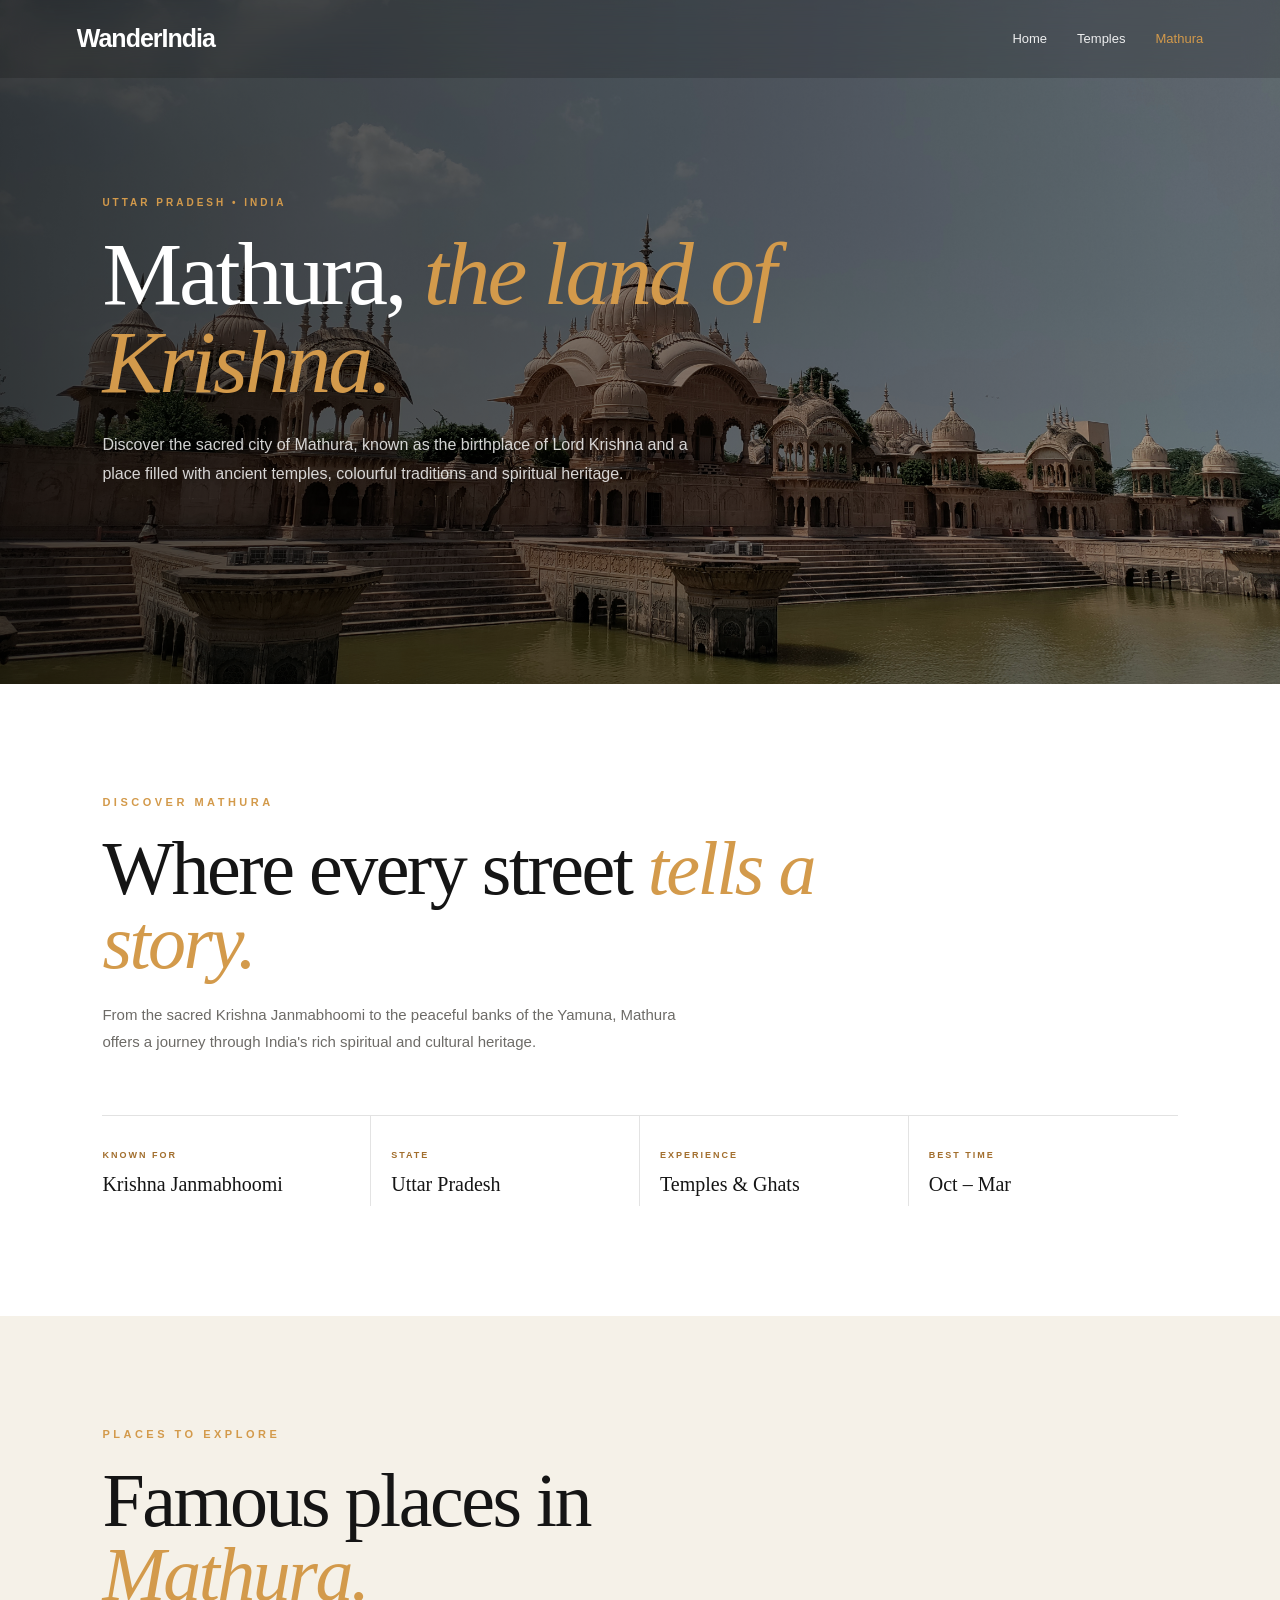
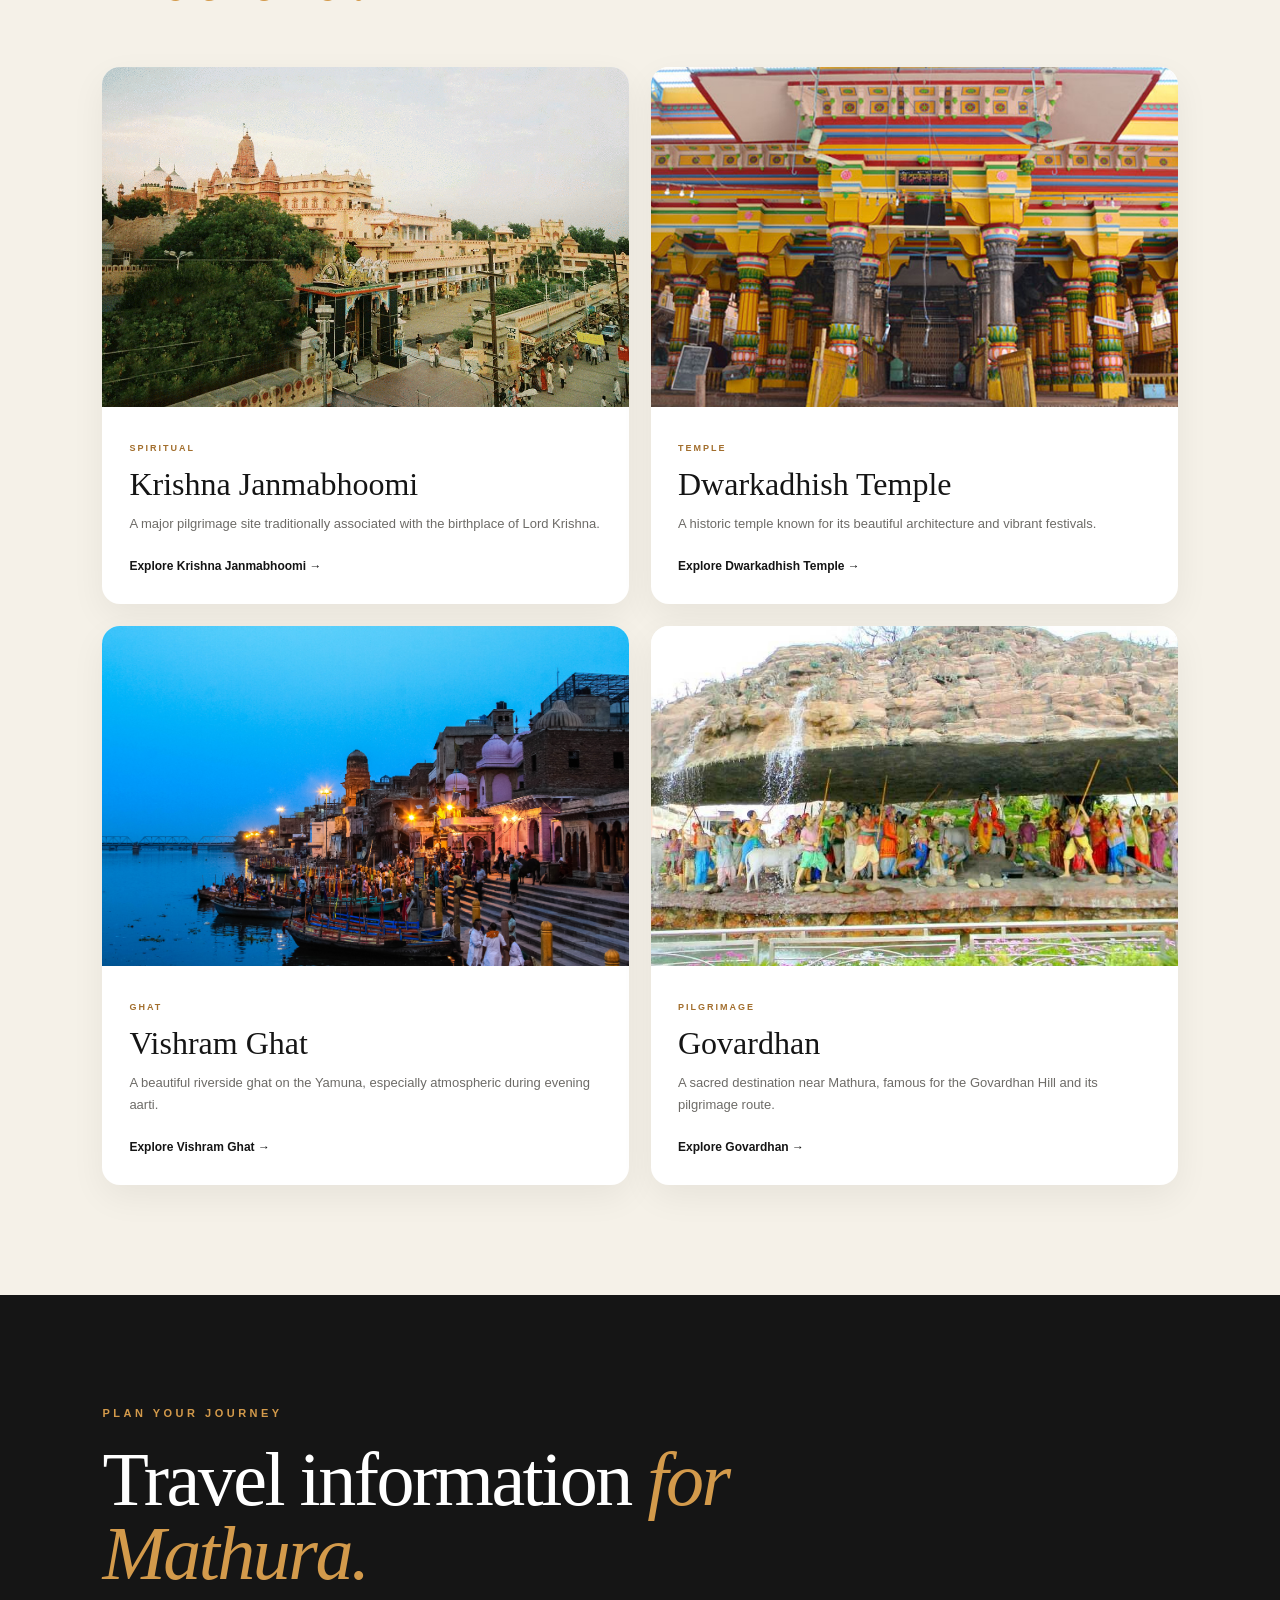
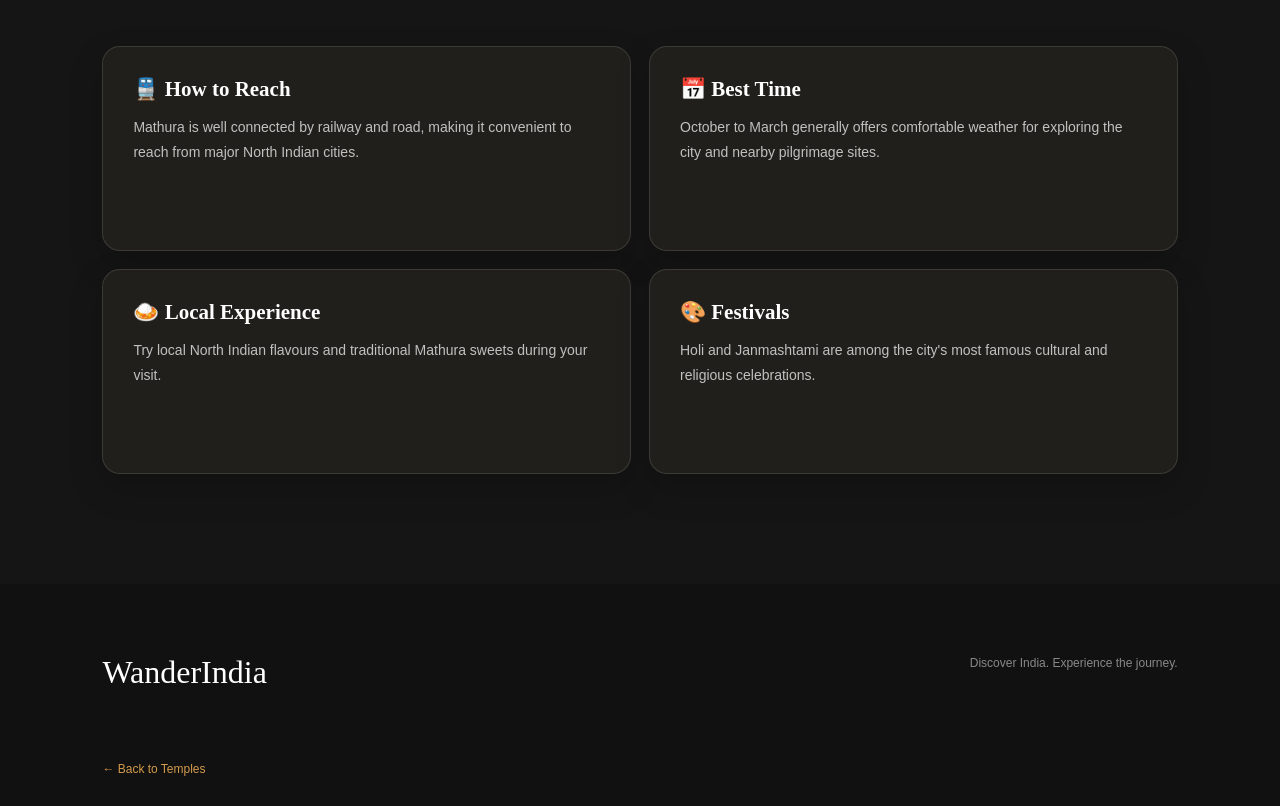
<file: mathura.html>
<!DOCTYPE html>
<html lang="en">
<head>
    <meta charset="UTF-8">
    <meta name="description" content="Discover Mathura, a historic spiritual destination known for Krishna heritage, temples, ghats and Braj culture.">
    <meta name="viewport" content="width=device-width, initial-scale=1.0">

    <title>Mathura | WanderIndia</title>

    <link rel="preconnect" href="https://fonts.googleapis.com">
<link rel="preconnect" href="https://fonts.gstatic.com" crossorigin>
<link rel="stylesheet" href="css/style.css">
</head>

<body>

    <!-- NAVBAR -->

    <header class="navbar">
        <a href="index.html" class="logo">WanderIndia</a>

        <nav class="nav-menu">
            <a href="index.html">Home</a>
            <a href="temples.html">Temples</a>
            <a href="#" class="active">Mathura</a>
        </nav>
    </header>


    <!-- MATHURA HERO -->

    <main>

        <section class="mathura-hero">

            <div class="mathura-hero-content">

                <span>UTTAR PRADESH • INDIA</span>

                <h1>
                    Mathura,
                    <em>the land of Krishna.</em>
                </h1>

                <p>
                    Discover the sacred city of Mathura, known as the
                    birthplace of Lord Krishna and a place filled with
                    ancient temples, colourful traditions and spiritual heritage.
                </p>

            </div>

        </section>


        <!-- INTRODUCTION -->

        <section class="mathura-intro">

            <div class="section-heading">

                <span>DISCOVER MATHURA</span>

                <h2>
                    Where every street
                    <em>tells a story.</em>
                </h2>

                <p>
                    From the sacred Krishna Janmabhoomi to the peaceful
                    banks of the Yamuna, Mathura offers a journey through
                    India's rich spiritual and cultural heritage.
                </p>

            </div>


            <!-- QUICK FACTS -->

            <div class="mathura-facts">

                <div class="fact">
                    <span>KNOWN FOR</span>
                    <h3>Krishna Janmabhoomi</h3>
                </div>

                <div class="fact">
                    <span>STATE</span>
                    <h3>Uttar Pradesh</h3>
                </div>

                <div class="fact">
                    <span>EXPERIENCE</span>
                    <h3>Temples & Ghats</h3>
                </div>

                <div class="fact">
                    <span>BEST TIME</span>
                    <h3>Oct – Mar</h3>
                </div>

            </div>

        </section>


        <!-- FAMOUS PLACES -->

        <section class="mathura-places">

            <div class="section-heading">

                <span>PLACES TO EXPLORE</span>

                <h2>
                    Famous places in
                    <em>Mathura.</em>
                </h2>

            </div>


            <div class="mathura-place-grid">

                <!-- Krishna Janmabhoomi -->

                <article class="place-card">

                    <img decoding="async"
                        src="images/Krishna-Janmabhoomi.jpg"
                        alt="Krishna Janmabhoomi, Mathura"
                    >

                    <div class="place-card-content">

                        <span>SPIRITUAL</span>

                        <h3>Krishna Janmabhoomi</h3>

                        <p>
                            A major pilgrimage site traditionally associated
                            with the birthplace of Lord Krishna.
                        </p>

                        <a href="place.html?place=krishna-janmabhoomi">Explore Krishna Janmabhoomi →</a>

                    </div>

                </article>


                <!-- Dwarkadhish Temple -->

                <article class="place-card">

                    <img decoding="async"
                        src="images/Dwarkadhish.jpg"
                        alt="Dwarkadhish Temple, Mathura"
                    >

                    <div class="place-card-content">

                        <span>TEMPLE</span>

                        <h3>Dwarkadhish Temple</h3>

                        <p>
                            A historic temple known for its beautiful
                            architecture and vibrant festivals.
                        </p>

                        <a href="place.html?place=dwarkadhish">Explore Dwarkadhish Temple →</a>

                    </div>

                </article>


                <!-- Vishram Ghat -->

                <article class="place-card">

                    <img decoding="async"
                        src="images/Vishram-Ghat.jpg"
                        alt="Vishram Ghat, Mathura"
                    >

                    <div class="place-card-content">

                        <span>GHAT</span>

                        <h3>Vishram Ghat</h3>

                        <p>
                            A beautiful riverside ghat on the Yamuna,
                            especially atmospheric during evening aarti.
                        </p>

                        <a href="place.html?place=vishram-ghat">Explore Vishram Ghat →</a>

                    </div>

                </article>


                <!-- Govardhan -->

                <article class="place-card">

                    <img decoding="async"
                        src="images/Govardhan.jpg"
                        alt="Govardhan near Mathura"
                    >

                    <div class="place-card-content">

                        <span>PILGRIMAGE</span>

                        <h3>Govardhan</h3>

                        <p>
                            A sacred destination near Mathura, famous for
                            the Govardhan Hill and its pilgrimage route.
                        </p>

                        <a href="place.html?place=govardhan">Explore Govardhan →</a>

                    </div>

                </article>

            </div>

        </section>


        <!-- TRAVEL INFORMATION -->

        <section class="mathura-travel">

            <div class="section-heading">

                <span>PLAN YOUR JOURNEY</span>

                <h2>
                    Travel information
                    <em>for Mathura.</em>
                </h2>

            </div>


            <div class="travel-grid">

                <div class="travel-item">
                    <h3>🚆 How to Reach</h3>
                    <p>
                        Mathura is well connected by railway and road,
                        making it convenient to reach from major North Indian cities.
                    </p>
                </div>

                <div class="travel-item">
                    <h3>📅 Best Time</h3>
                    <p>
                        October to March generally offers comfortable weather
                        for exploring the city and nearby pilgrimage sites.
                    </p>
                </div>

                <div class="travel-item">
                    <h3>🍛 Local Experience</h3>
                    <p>
                        Try local North Indian flavours and traditional
                        Mathura sweets during your visit.
                    </p>
                </div>

                <div class="travel-item">
                    <h3>🎨 Festivals</h3>
                    <p>
                        Holi and Janmashtami are among the city's most
                        famous cultural and religious celebrations.
                    </p>
                </div>

            </div>

        </section>

    </main>


    <!-- FOOTER -->

    <footer class="footer">

        <h2>WanderIndia</h2>

        <p>
            Discover India. Experience the journey.
        </p>

        <a href="temples.html">
            ← Back to Temples
        </a>

    </footer>


<script src="js/site.js"></script>
</body>
</html>
</file>
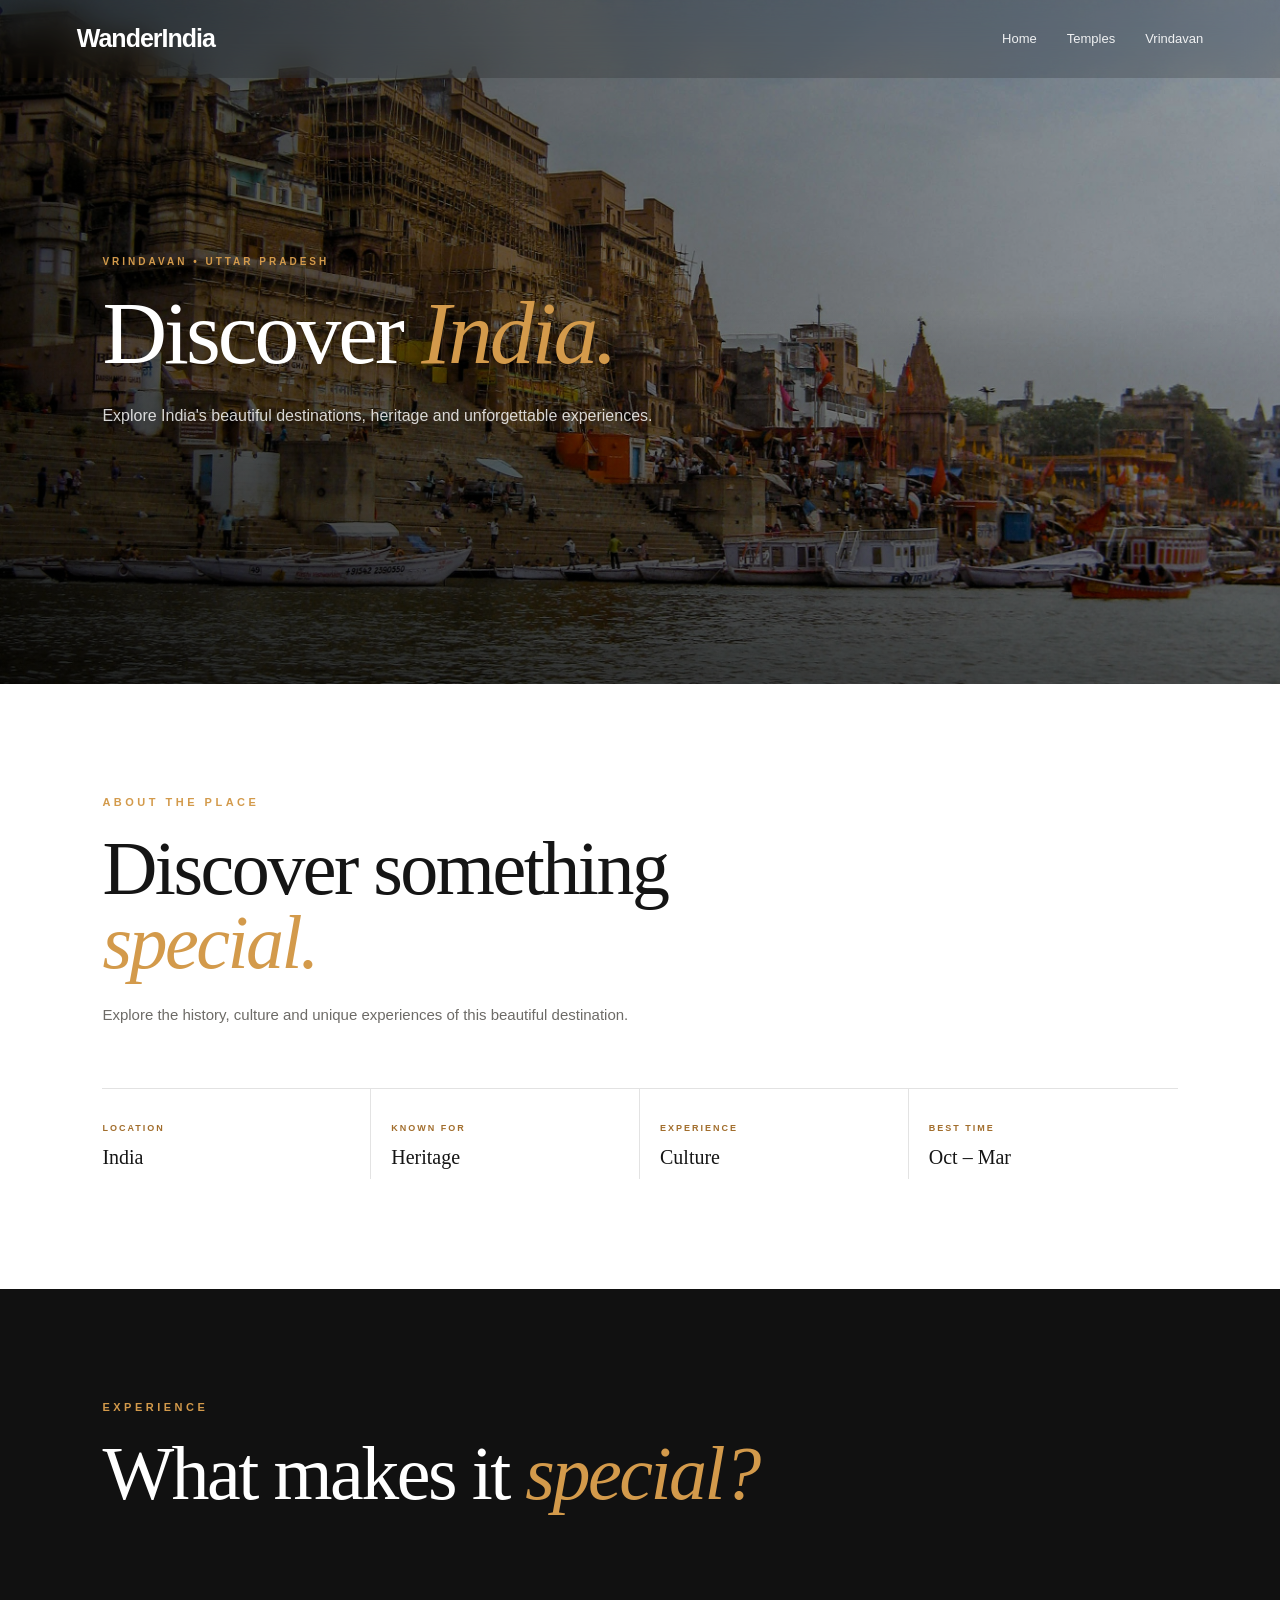
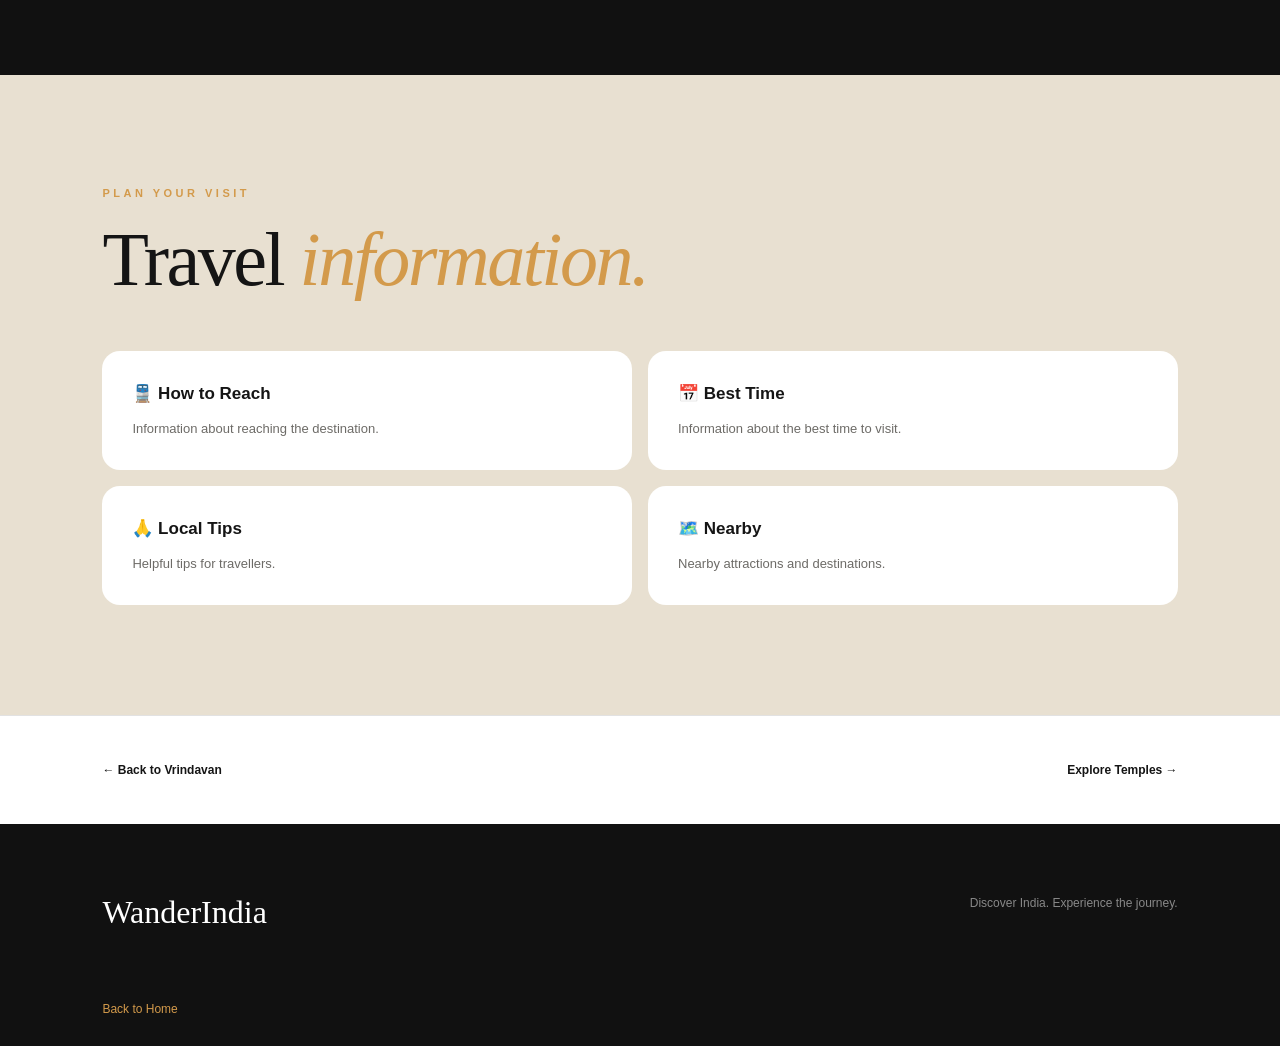
<file: place.html>
<!DOCTYPE html>
<html lang="en">
<head>
    <meta charset="UTF-8">
    <meta name="description" content="Explore Indian destinations with WanderIndia, including heritage cities, mountain escapes, nature and spiritual places.">
    <meta name="viewport" content="width=device-width, initial-scale=1.0">

    <title>Place | WanderIndia</title>

    <link rel="preconnect" href="https://fonts.googleapis.com">
<link rel="preconnect" href="https://fonts.gstatic.com" crossorigin>
<link rel="stylesheet" href="css/style.css">
</head>

<body>

    <!-- NAVBAR -->

    <header class="navbar">

        <a href="index.html" class="logo">
            WanderIndia
        </a>

        <nav class="nav-menu">
            <a href="index.html">Home</a>
            <a href="temples.html">Temples</a>
            <a href="vrindavan.html">Vrindavan</a>
        </nav>

    </header>


    <main>

        <!-- HERO -->

        <section class="place-hero dynamic-place-hero">

            <div class="place-hero-content">

                <span id="place-location">
                    VRINDAVAN • UTTAR PRADESH
                </span>

                <h1 id="place-title">
                    Discover
                    <em>India.</em>
                </h1>

                <p id="place-description">
                    Explore India's beautiful destinations,
                    heritage and unforgettable experiences.
                </p>

            </div>

        </section>


        <!-- ABOUT -->

        <section class="place-intro">

            <div class="section-heading">

                <span>ABOUT THE PLACE</span>

                <h2 id="about-title">
                    Discover something
                    <em>special.</em>
                </h2>

                <p id="about-description">
                    Explore the history, culture and unique
                    experiences of this beautiful destination.
                </p>

            </div>


            <!-- QUICK FACTS -->

            <div class="place-facts">

                <div class="place-fact">
                    <span>LOCATION</span>
                    <h3 id="fact-location">India</h3>
                </div>

                <div class="place-fact">
                    <span>KNOWN FOR</span>
                    <h3 id="fact-known">Heritage</h3>
                </div>

                <div class="place-fact">
                    <span>EXPERIENCE</span>
                    <h3 id="fact-experience">Culture</h3>
                </div>

                <div class="place-fact">
                    <span>BEST TIME</span>
                    <h3 id="fact-time">Oct – Mar</h3>
                </div>

            </div>

        </section>


        <!-- HIGHLIGHTS -->

        <section class="place-highlights">

            <div class="section-heading">

                <span>EXPERIENCE</span>

                <h2>
                    What makes it
                    <em>special?</em>
                </h2>

            </div>


            <div class="highlight-grid" id="highlight-grid">

                <!-- JavaScript will add cards here -->

            </div>

        </section>


        <!-- TRAVEL INFORMATION -->

        <section class="place-travel">

            <div class="section-heading">

                <span>PLAN YOUR VISIT</span>

                <h2>
                    Travel
                    <em>information.</em>
                </h2>

            </div>


            <div class="travel-grid">

                <div class="travel-item">

                    <h3>🚆 How to Reach</h3>

                    <p id="travel-reach">
                        Information about reaching the destination.
                    </p>

                </div>


                <div class="travel-item">

                    <h3>📅 Best Time</h3>

                    <p id="travel-time">
                        Information about the best time to visit.
                    </p>

                </div>


                <div class="travel-item">

                    <h3>🙏 Local Tips</h3>

                    <p id="travel-tips">
                        Helpful tips for travellers.
                    </p>

                </div>


                <div class="travel-item">

                    <h3>🗺️ Nearby</h3>

                    <p id="travel-nearby">
                        Nearby attractions and destinations.
                    </p>

                </div>

            </div>

        </section>


        <!-- NAVIGATION -->

        <section class="place-navigation">

            <a href="vrindavan.html">
                ← Back to Vrindavan
            </a>

            <a href="temples.html">
                Explore Temples →
            </a>

        </section>

    </main>


    <!-- FOOTER -->

    <footer class="footer">

        <h2>WanderIndia</h2>

        <p>
            Discover India. Experience the journey.
        </p>

        <a href="index.html">
            Back to Home
        </a>

    </footer>
    <script src="js/script.js"></script>
<script src="js/site.js"></script>
</body>
</html>
</file>
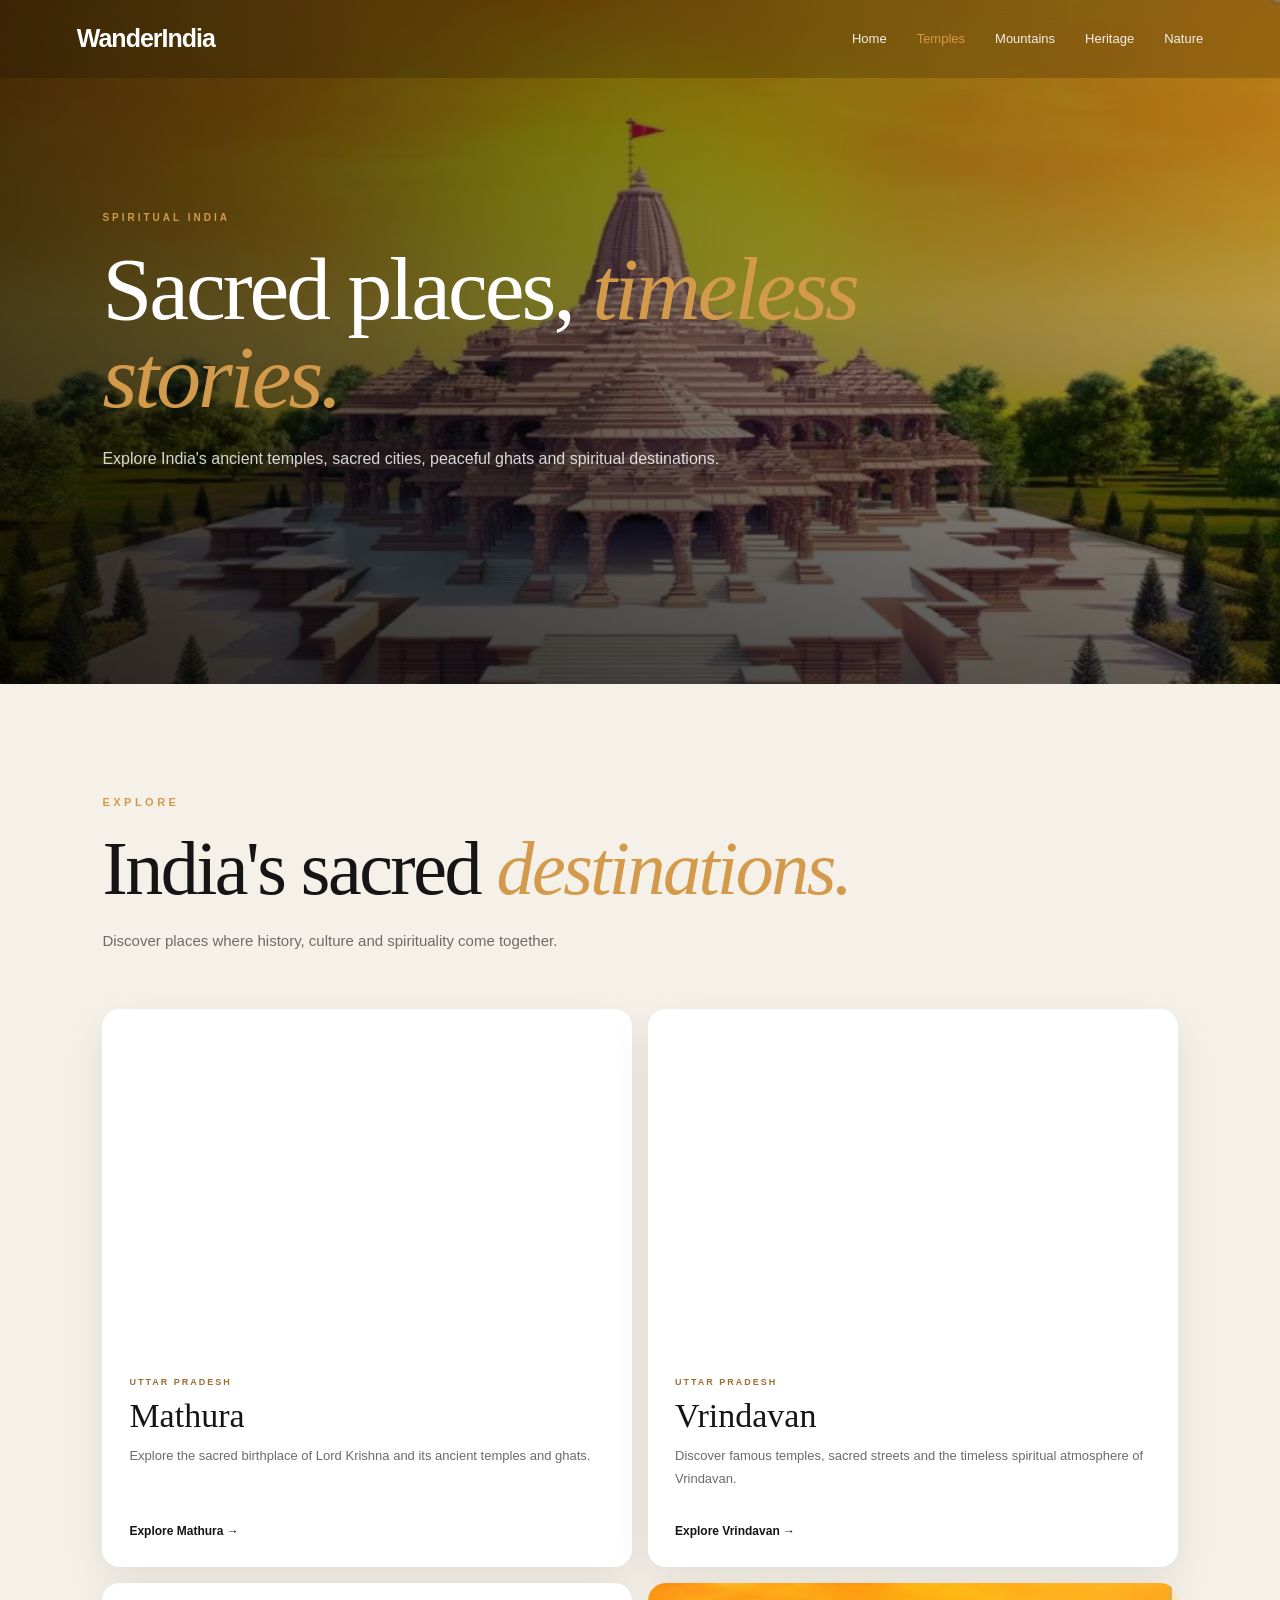
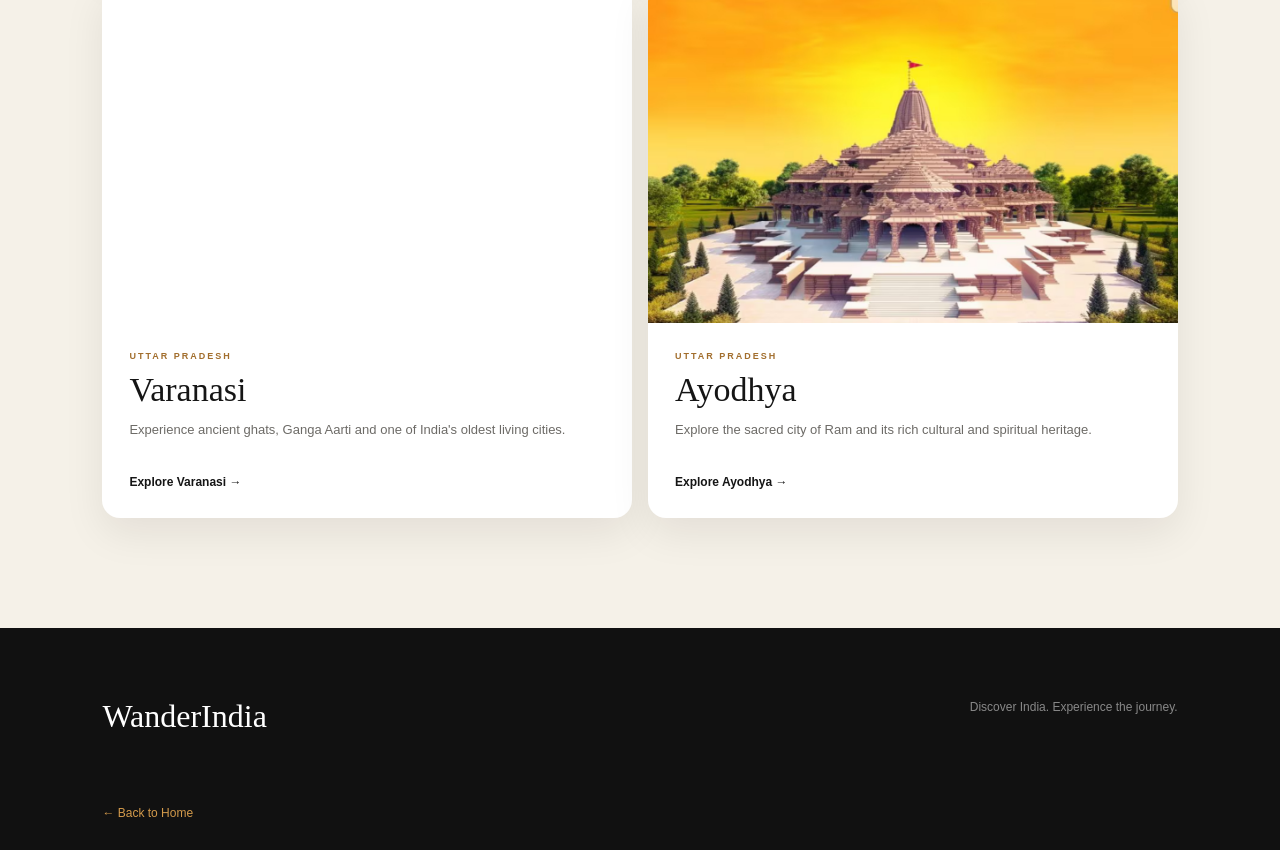
<file: temples.html>
<!DOCTYPE html>
<html lang="en">
<head>
    <meta charset="UTF-8">
    <meta name="description" content="Explore temples and spiritual destinations across Mathura, Vrindavan, Varanasi and Ayodhya with WanderIndia.">
    <meta name="viewport" content="width=device-width, initial-scale=1.0">

    <title>Temples & Spiritual Places | WanderIndia</title>

    <link rel="preconnect" href="https://fonts.googleapis.com">
<link rel="preconnect" href="https://fonts.gstatic.com" crossorigin>
<link rel="stylesheet" href="css/style.css">
</head>

<body>

    <!-- =========================
         NAVBAR
    ========================== -->

    <header class="navbar">
        <a href="index.html" class="logo">WanderIndia</a>

        <nav class="nav-menu">
            <a href="index.html">Home</a>
            <a href="temples.html" class="active">Temples</a>
            <a href="index.html#destinations">Mountains</a>
            <a href="index.html#destinations">Heritage</a>
            <a href="index.html#destinations">Nature</a>
        </nav>
    </header>


    <!-- =========================
         TEMPLE HERO
    ========================== -->

    <main>

        <section class="temple-hero">

            <div class="temple-hero-content">

                <span>SPIRITUAL INDIA</span>

                <h1>
                    Sacred places,
                    <em>timeless stories.</em>
                </h1>

                <p>
                    Explore India's ancient temples, sacred cities,
                    peaceful ghats and spiritual destinations.
                </p>

            </div>

        </section>


        <!-- =========================
             SPIRITUAL DESTINATIONS
        ========================== -->

        <section class="spiritual-destinations">

            <div class="section-heading">
                <span>EXPLORE</span>

                <h2>
                    India's sacred
                    <em>destinations.</em>
                </h2>

                <p>
                    Discover places where history, culture and
                    spirituality come together.
                </p>
            </div>


            <div class="spiritual-grid">

                <!-- Mathura -->

                <article class="spiritual-card">

                    <img decoding="async"
                        src="images/Mathura.jpg"
                        alt="Mathura"
                    >

                    <div class="spiritual-card-content">

                        <span>UTTAR PRADESH</span>

                        <h3>Mathura</h3>

                        <p>
                            Explore the sacred birthplace of Lord Krishna
                            and its ancient temples and ghats.
                        </p>

                        <a href="mathura.html">
                            Explore Mathura →
                        </a>

                    </div>

                </article>


                <!-- Vrindavan -->

                <article class="spiritual-card">

                    <img decoding="async"
                        src="images/premanand-ji-maharaj.jpg"
                        alt="Vrindavan"
                    >

                    <div class="spiritual-card-content">

                        <span>UTTAR PRADESH</span>

                        <h3>Vrindavan</h3>

                        <p>
                            Discover famous temples, sacred streets and
                            the timeless spiritual atmosphere of Vrindavan.
                        </p>

                        <a href="vrindavan.html">
                            Explore Vrindavan →
                        </a>

                    </div>

                </article>


                <!-- Varanasi -->

                <article class="spiritual-card">

                    <img decoding="async"
                        src="images/Varanasi.jpg"
                        alt="Varanasi"
                    >

                    <div class="spiritual-card-content">

                        <span>UTTAR PRADESH</span>

                        <h3>Varanasi</h3>

                        <p>
                            Experience ancient ghats, Ganga Aarti and
                            one of India's oldest living cities.
                        </p>

                        <a href="place.html?place=varanasi">
                            Explore Varanasi →
                        </a>

                    </div>

                </article>


                <!-- Ayodhya -->

                <article class="spiritual-card">

                    <img decoding="async"
                        src="images/Ayodhya.jpg"
                        alt="Ayodhya"
                    >

                    <div class="spiritual-card-content">

                        <span>UTTAR PRADESH</span>

                        <h3>Ayodhya</h3>

                        <p>
                            Explore the sacred city of Ram and its rich
                            cultural and spiritual heritage.
                        </p>

                        <a href="place.html?place=ayodhya">
                            Explore Ayodhya →
                        </a>

                    </div>

                </article>

            </div>

        </section>

    </main>


    <!-- =========================
         FOOTER
    ========================== -->

    <footer class="footer">

        <h2>WanderIndia</h2>

        <p>
            Discover India. Experience the journey.
        </p>

        <a href="index.html">
            ← Back to Home
        </a>

    </footer>


<script src="js/site.js"></script>
</body>
</html>
</file>
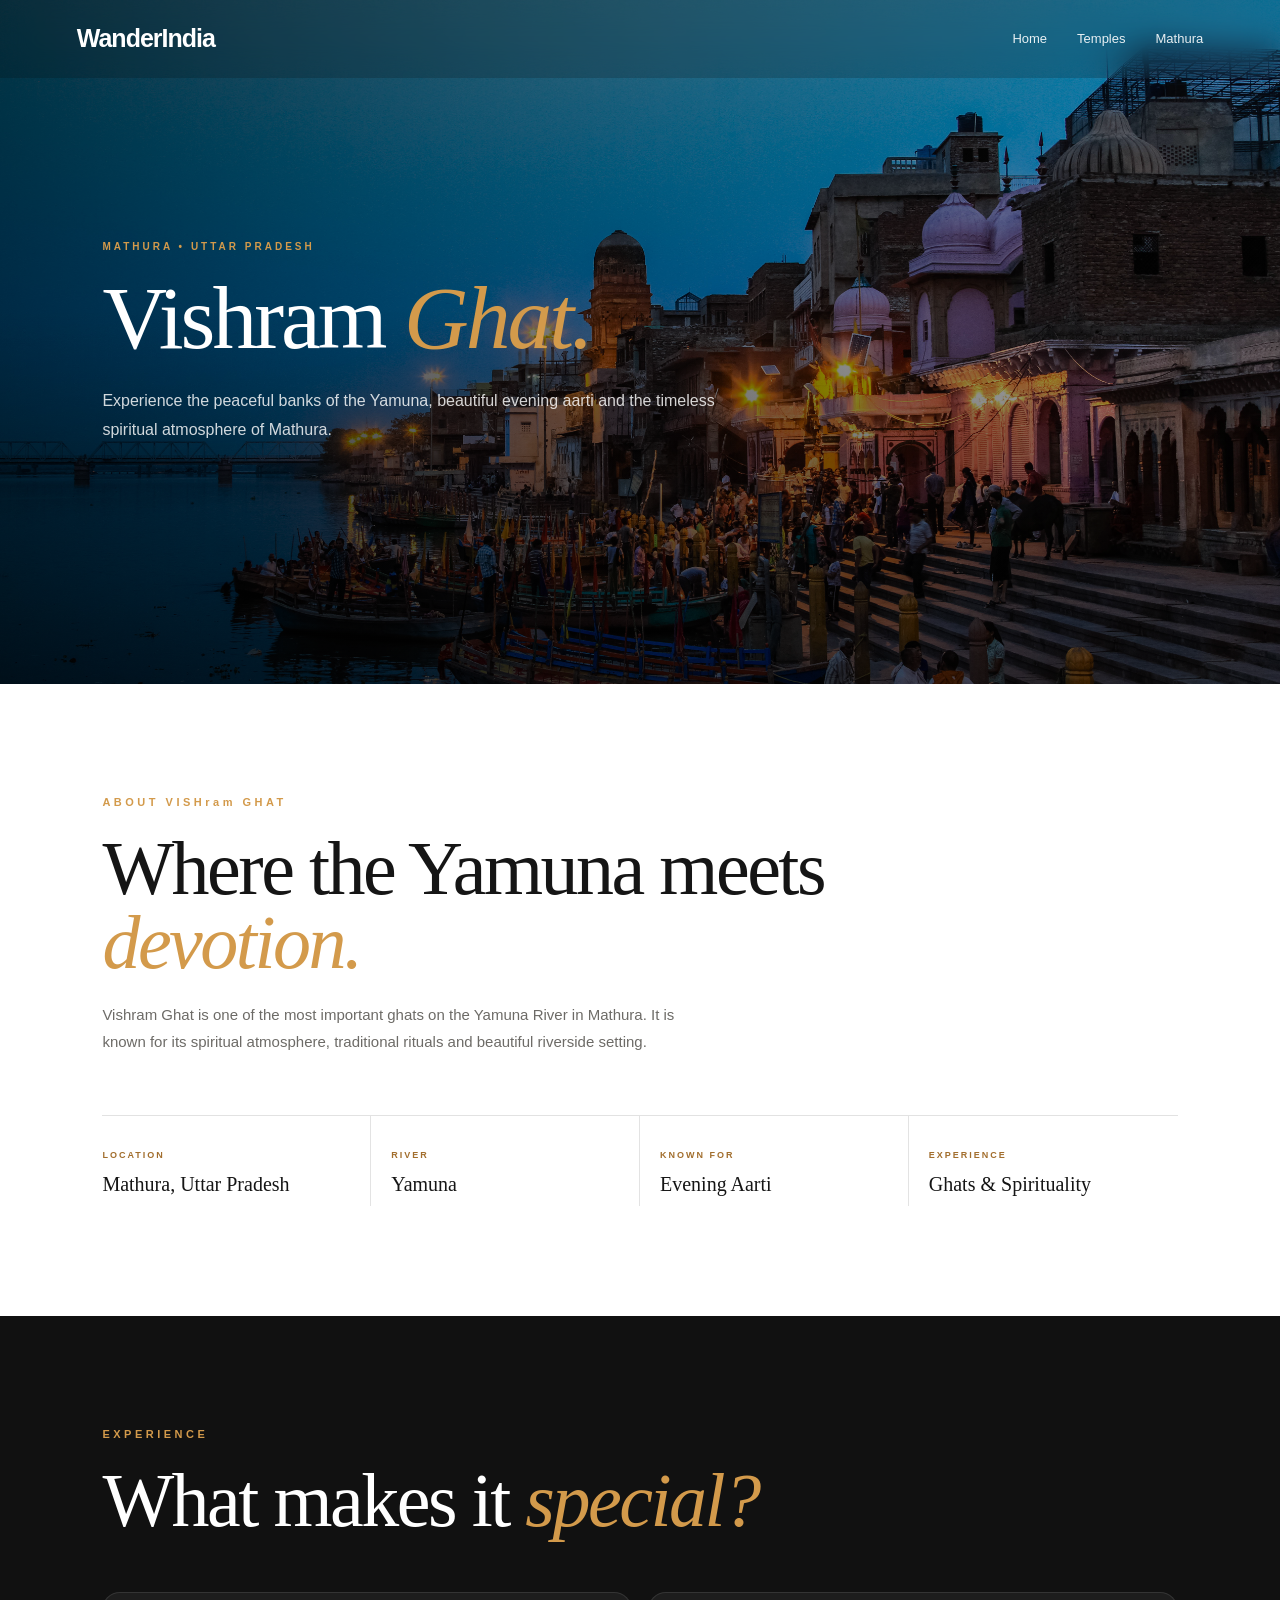
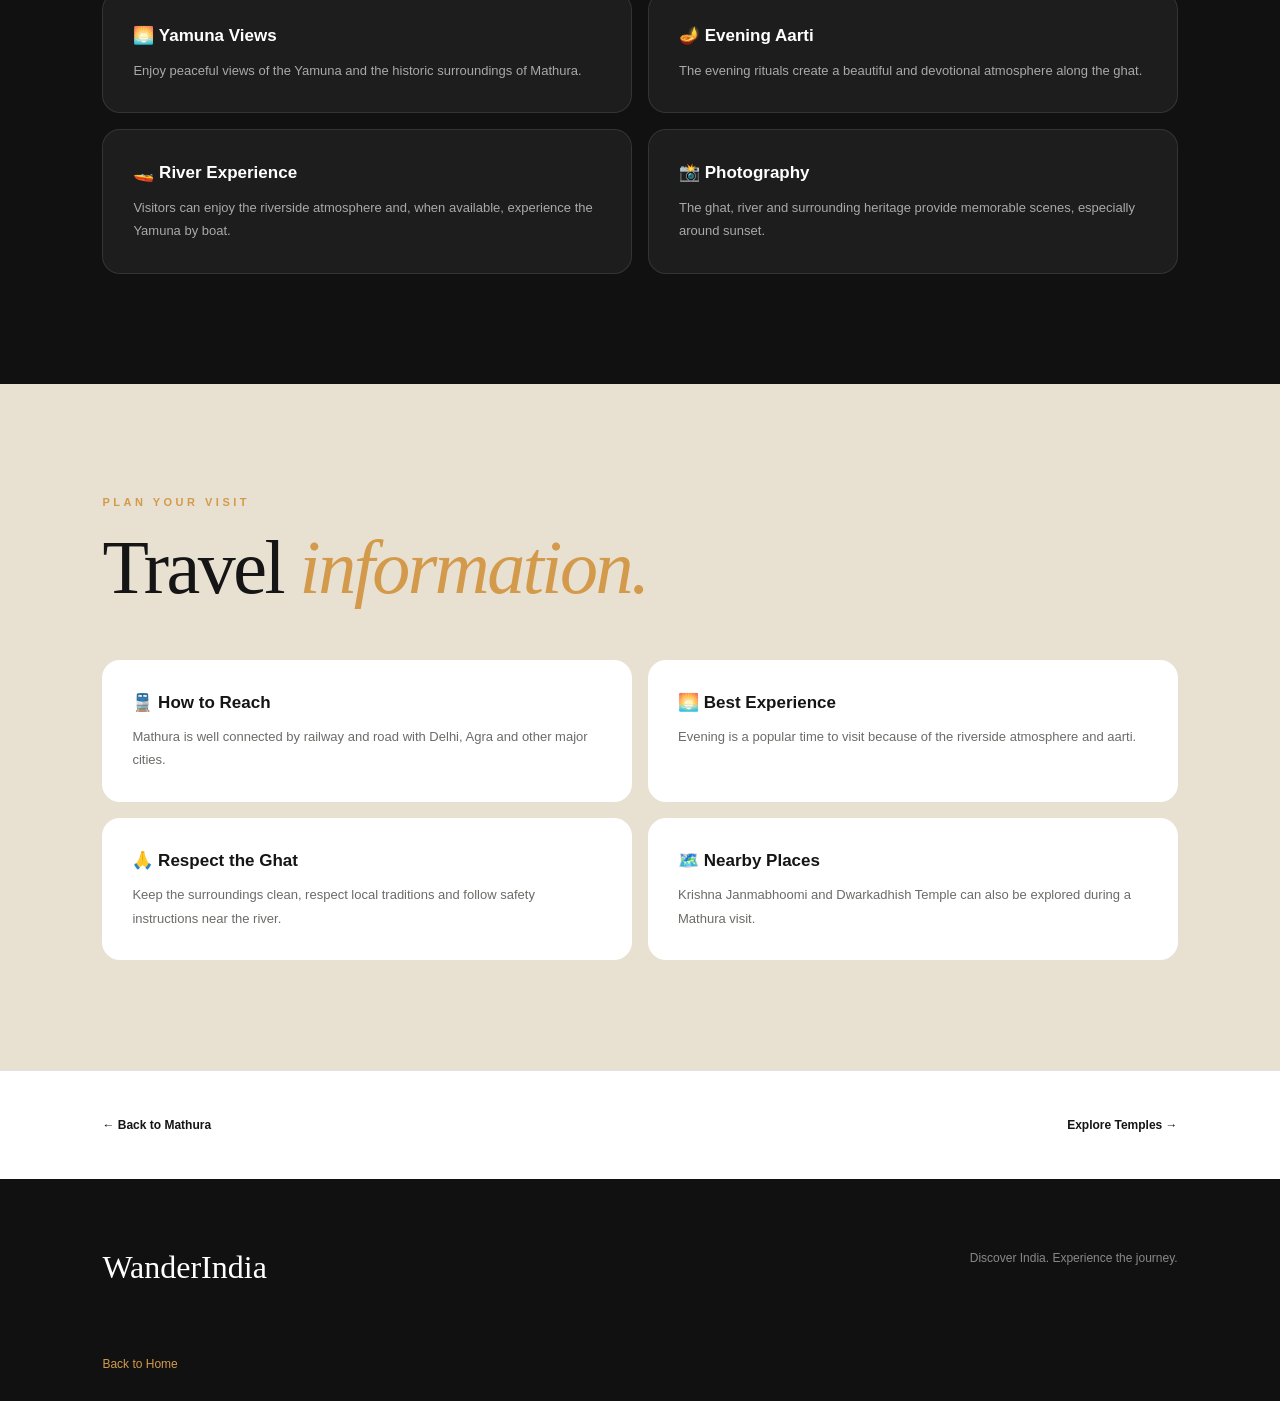
<file: vishram-ghat.html>
<!DOCTYPE html>
<html lang="en">
<head>
    <meta charset="UTF-8">
    <meta name="description" content="Visit Vishram Ghat in Mathura, a historic Yamuna riverside landmark with spiritual and cultural significance.">
    <meta name="viewport" content="width=device-width, initial-scale=1.0">

    <title>Vishram Ghat | WanderIndia</title>

    <link rel="preconnect" href="https://fonts.googleapis.com">
<link rel="preconnect" href="https://fonts.gstatic.com" crossorigin>
<link rel="stylesheet" href="css/style.css">
</head>

<body>

    <!-- NAVBAR -->

    <header class="navbar">

        <a href="index.html" class="logo">
            WanderIndia
        </a>

        <nav class="nav-menu">
            <a href="index.html">Home</a>
            <a href="temples.html">Temples</a>
            <a href="mathura.html">Mathura</a>
        </nav>

    </header>


    <main>

        <!-- HERO -->

        <section class="place-hero vishram-hero">

            <div class="place-hero-content">

                <span>MATHURA • UTTAR PRADESH</span>

                <h1>
                    Vishram
                    <em>Ghat.</em>
                </h1>

                <p>
                    Experience the peaceful banks of the Yamuna,
                    beautiful evening aarti and the timeless
                    spiritual atmosphere of Mathura.
                </p>

            </div>

        </section>


        <!-- INTRO -->

        <section class="place-intro">

            <div class="section-heading">

                <span>ABOUT VISHram GHAT</span>

                <h2>
                    Where the Yamuna meets
                    <em>devotion.</em>
                </h2>

                <p>
                    Vishram Ghat is one of the most important ghats
                    on the Yamuna River in Mathura. It is known for
                    its spiritual atmosphere, traditional rituals
                    and beautiful riverside setting.
                </p>

            </div>


            <!-- QUICK FACTS -->

            <div class="place-facts">

                <div class="place-fact">
                    <span>LOCATION</span>
                    <h3>Mathura, Uttar Pradesh</h3>
                </div>

                <div class="place-fact">
                    <span>RIVER</span>
                    <h3>Yamuna</h3>
                </div>

                <div class="place-fact">
                    <span>KNOWN FOR</span>
                    <h3>Evening Aarti</h3>
                </div>

                <div class="place-fact">
                    <span>EXPERIENCE</span>
                    <h3>Ghats & Spirituality</h3>
                </div>

            </div>

        </section>


        <!-- HIGHLIGHTS -->

        <section class="place-highlights">

            <div class="section-heading">

                <span>EXPERIENCE</span>

                <h2>
                    What makes it
                    <em>special?</em>
                </h2>

            </div>


            <div class="highlight-grid">

                <article class="highlight-card">

                    <h3>🌅 Yamuna Views</h3>

                    <p>
                        Enjoy peaceful views of the Yamuna and
                        the historic surroundings of Mathura.
                    </p>

                </article>


                <article class="highlight-card">

                    <h3>🪔 Evening Aarti</h3>

                    <p>
                        The evening rituals create a beautiful
                        and devotional atmosphere along the ghat.
                    </p>

                </article>


                <article class="highlight-card">

                    <h3>🚤 River Experience</h3>

                    <p>
                        Visitors can enjoy the riverside atmosphere
                        and, when available, experience the Yamuna by boat.
                    </p>

                </article>


                <article class="highlight-card">

                    <h3>📸 Photography</h3>

                    <p>
                        The ghat, river and surrounding heritage
                        provide memorable scenes, especially around sunset.
                    </p>

                </article>

            </div>

        </section>


        <!-- TRAVEL INFORMATION -->

        <section class="place-travel">

            <div class="section-heading">

                <span>PLAN YOUR VISIT</span>

                <h2>
                    Travel
                    <em>information.</em>
                </h2>

            </div>


            <div class="travel-grid">

                <div class="travel-item">

                    <h3>🚆 How to Reach</h3>

                    <p>
                        Mathura is well connected by railway and road
                        with Delhi, Agra and other major cities.
                    </p>

                </div>


                <div class="travel-item">

                    <h3>🌅 Best Experience</h3>

                    <p>
                        Evening is a popular time to visit because
                        of the riverside atmosphere and aarti.
                    </p>

                </div>


                <div class="travel-item">

                    <h3>🙏 Respect the Ghat</h3>

                    <p>
                        Keep the surroundings clean, respect local
                        traditions and follow safety instructions near the river.
                    </p>

                </div>


                <div class="travel-item">

                    <h3>🗺️ Nearby Places</h3>

                    <p>
                        Krishna Janmabhoomi and Dwarkadhish Temple
                        can also be explored during a Mathura visit.
                    </p>

                </div>

            </div>

        </section>


        <!-- NAVIGATION -->

        <section class="place-navigation">

            <a href="mathura.html">
                ← Back to Mathura
            </a>

            <a href="temples.html">
                Explore Temples →
            </a>

        </section>

    </main>


    <!-- FOOTER -->

    <footer class="footer">

        <h2>WanderIndia</h2>

        <p>
            Discover India. Experience the journey.
        </p>

        <a href="index.html">
            Back to Home
        </a>

    </footer>

<script src="js/site.js"></script>
</body>
</html>
</file>
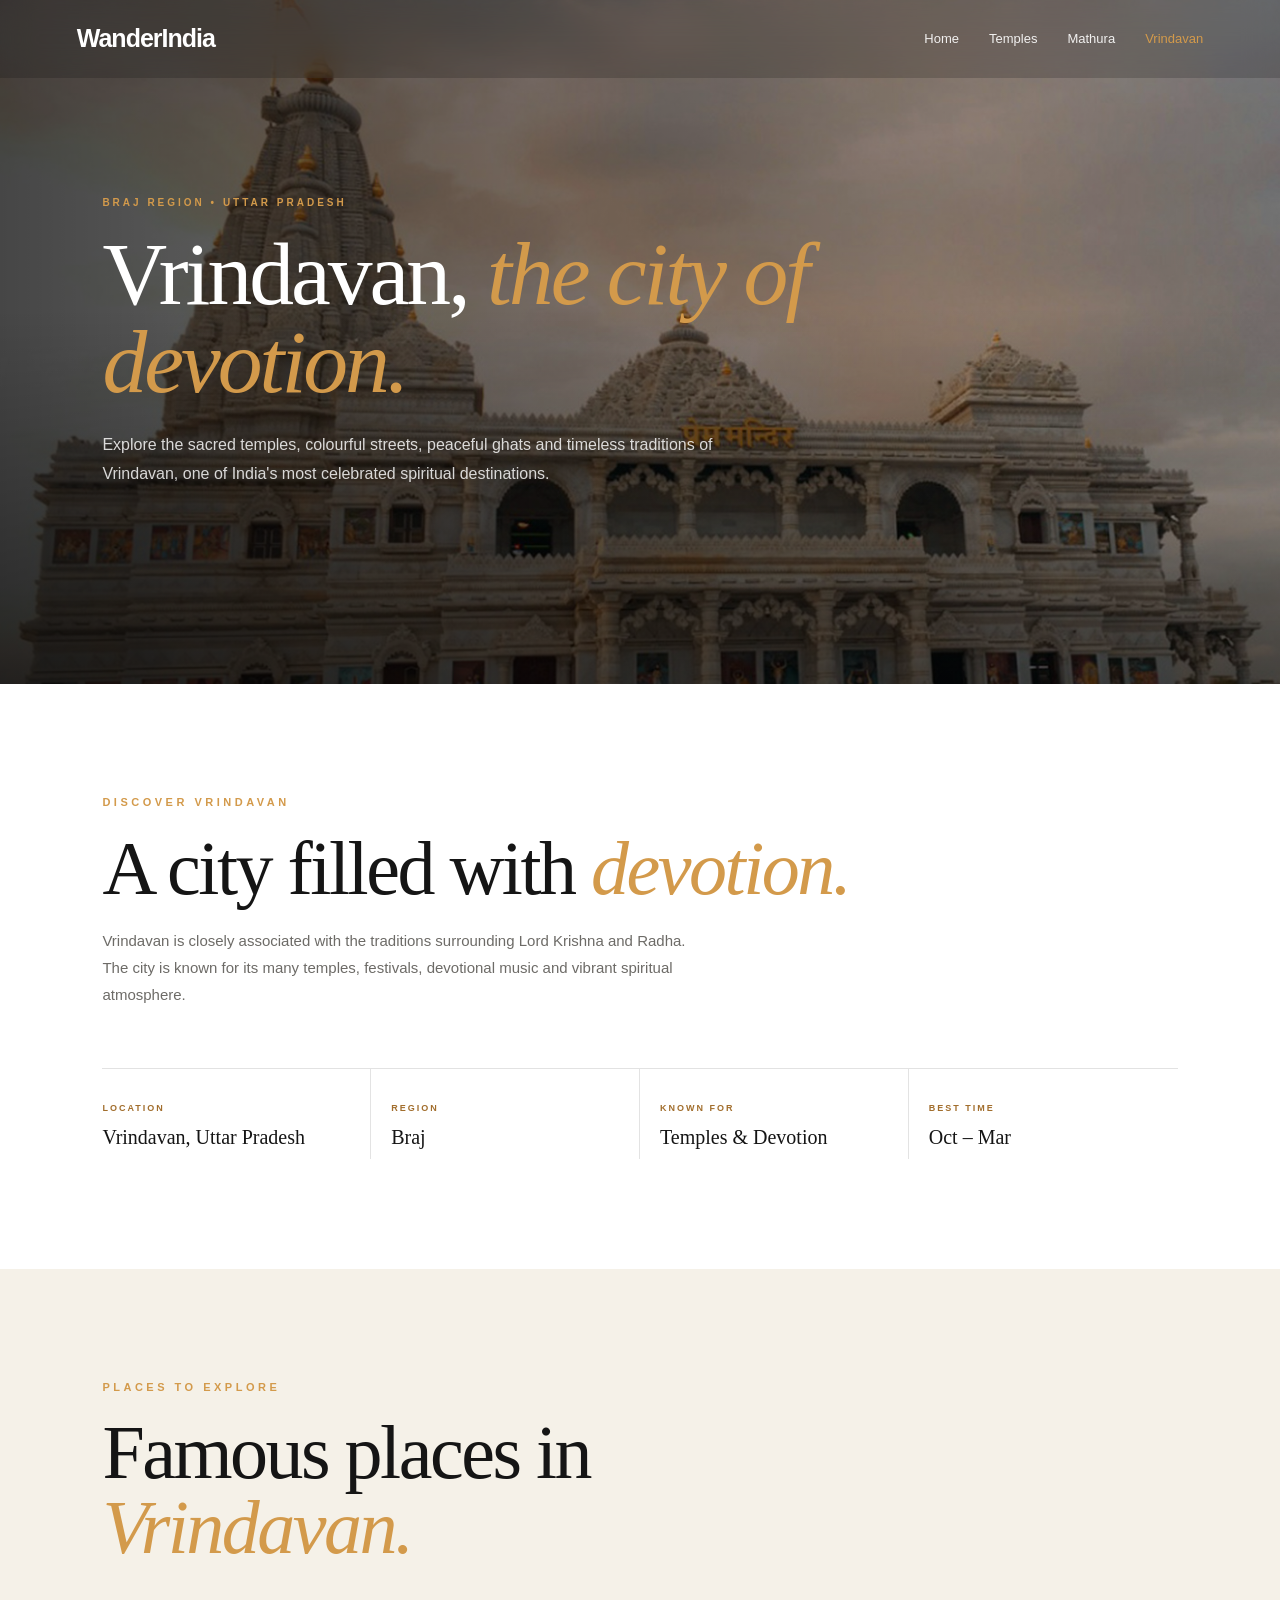
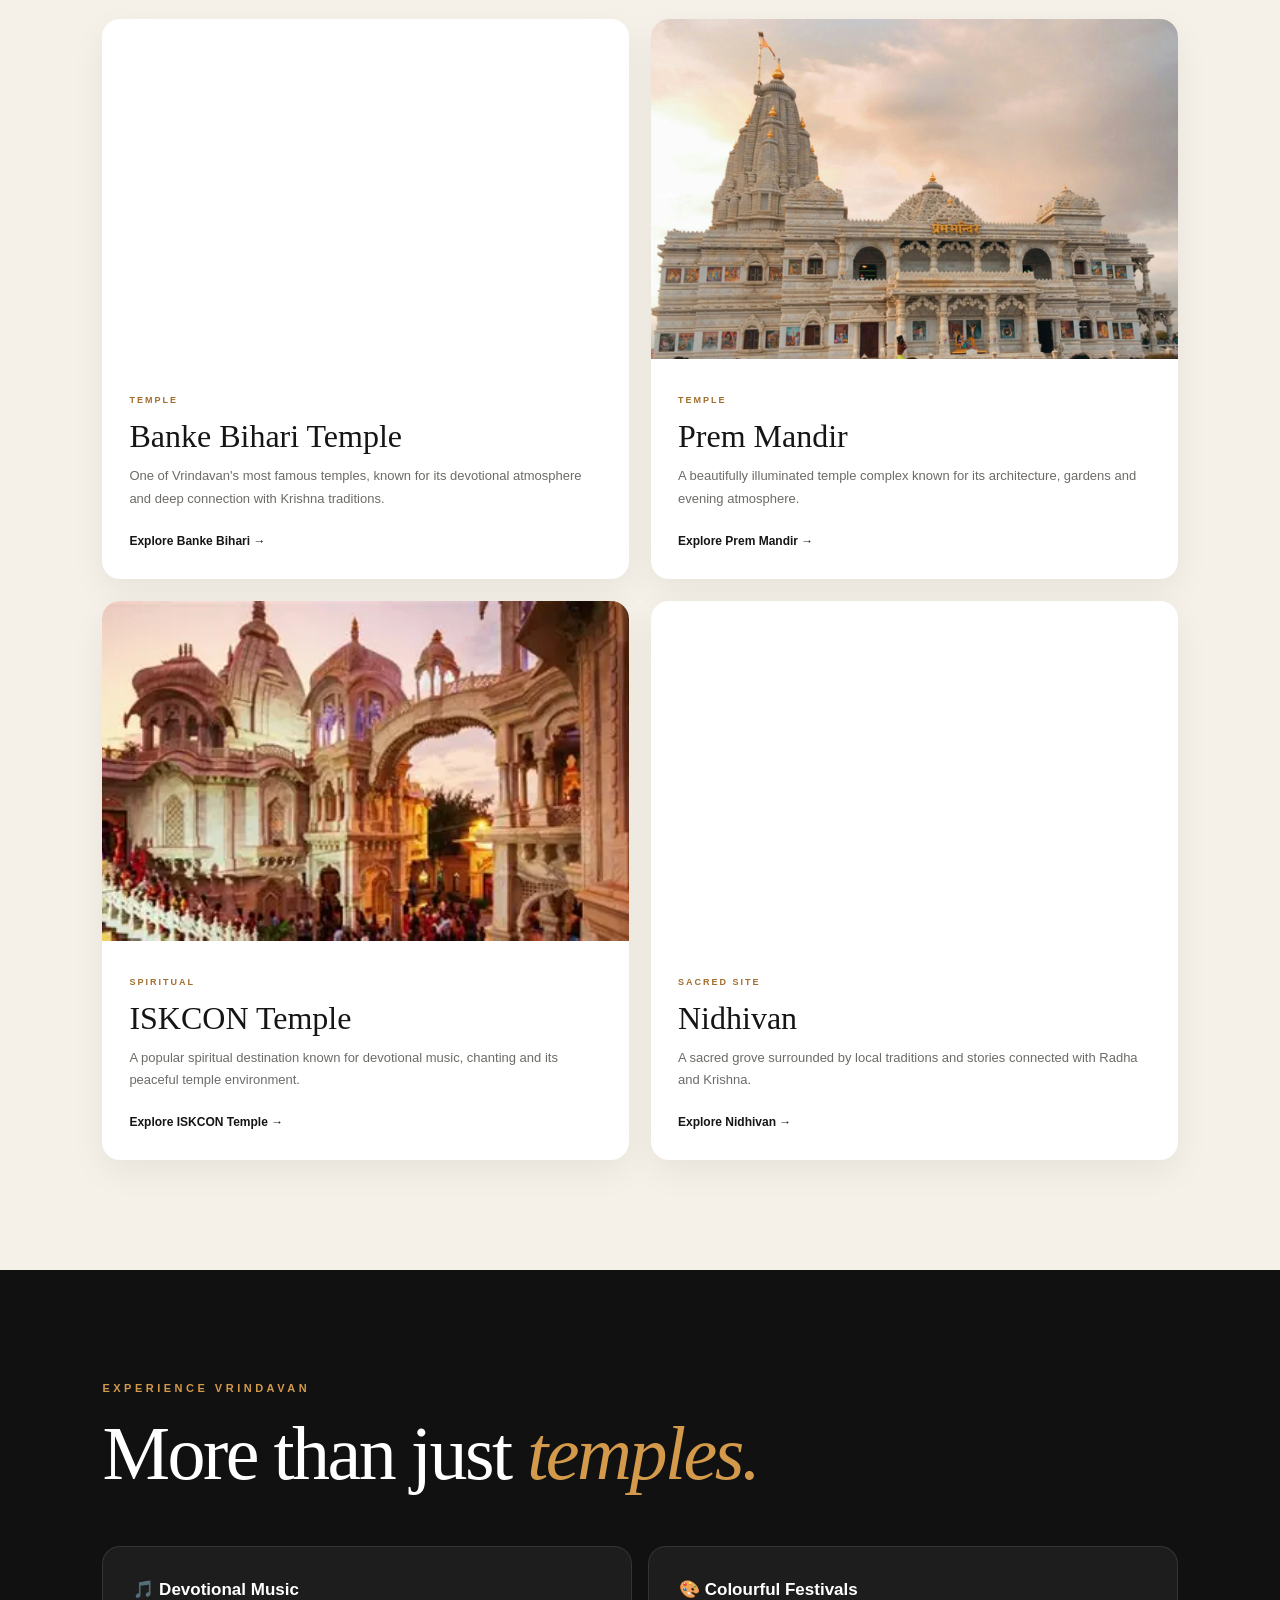
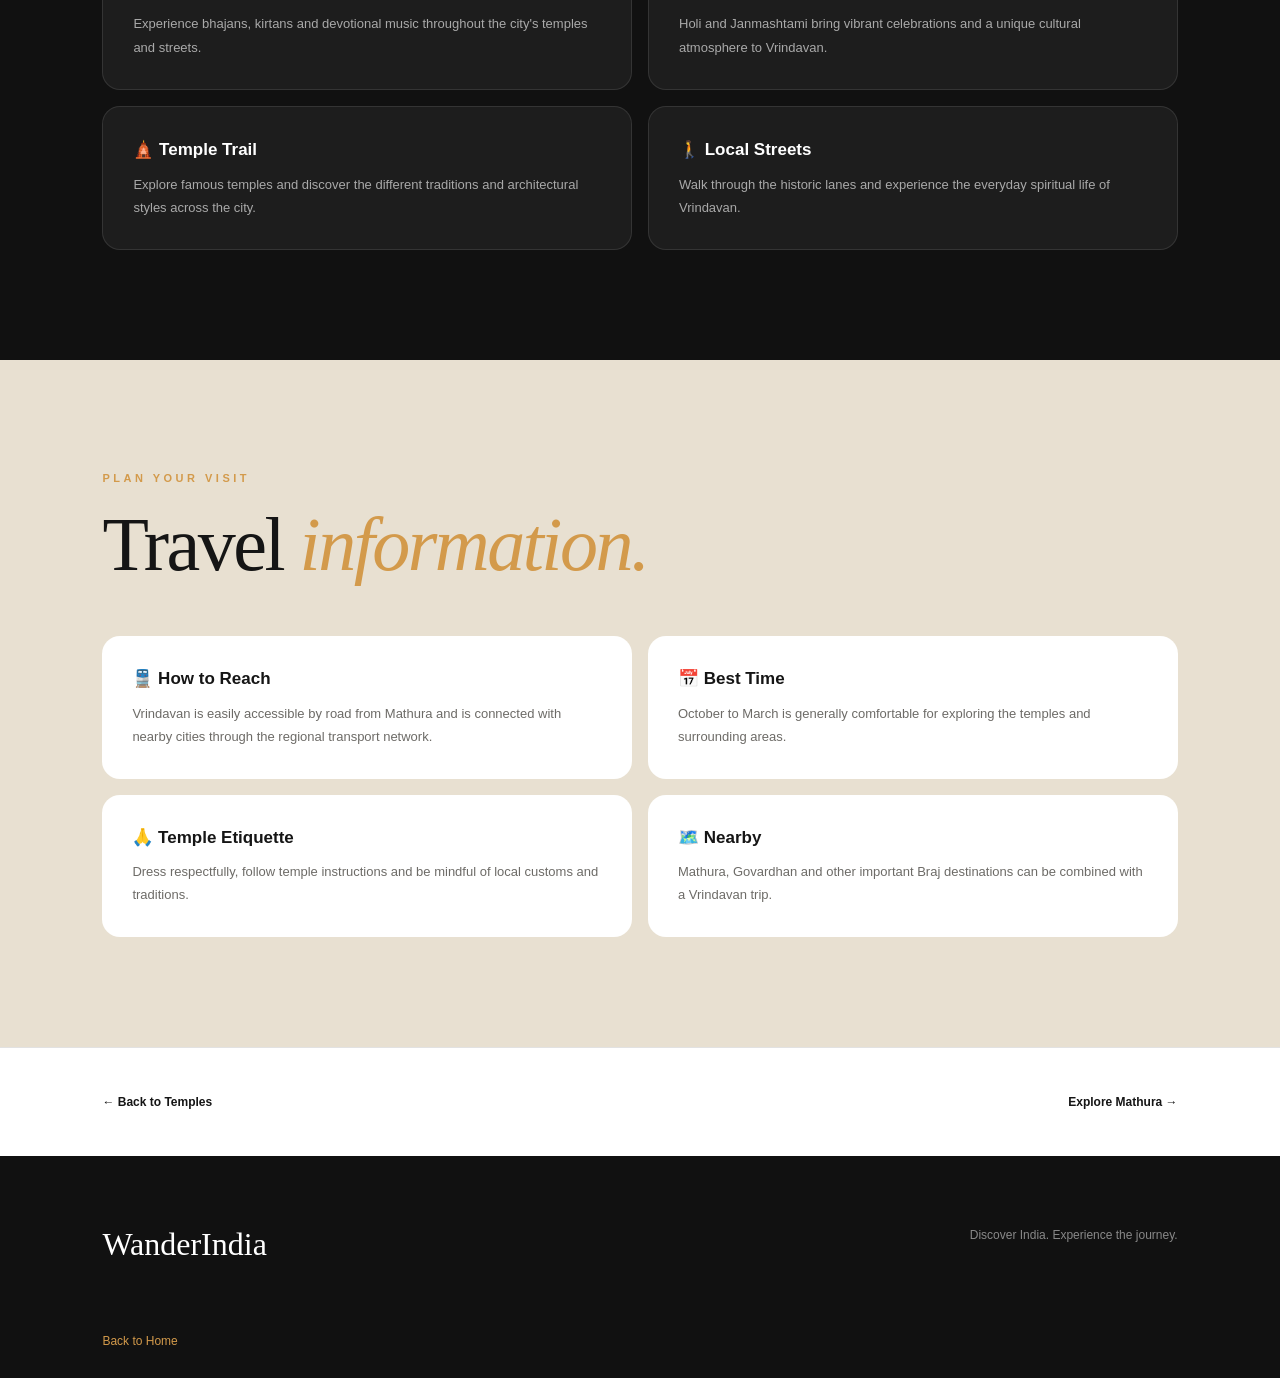
<file: vrindavan.html>
<!DOCTYPE html>
<html lang="en">
<head>
    <meta charset="UTF-8">
    <meta name="description" content="Explore Vrindavan's temples, sacred places and spiritual heritage, including Banke Bihari, Prem Mandir and Nidhivan.">
    <meta name="viewport" content="width=device-width, initial-scale=1.0">

    <title>Vrindavan | WanderIndia</title>

    <link rel="preconnect" href="https://fonts.googleapis.com">
<link rel="preconnect" href="https://fonts.gstatic.com" crossorigin>
<link rel="stylesheet" href="css/style.css">
</head>

<body>

    <!-- NAVBAR -->

    <header class="navbar">

        <a href="index.html" class="logo">
            WanderIndia
        </a>

        <nav class="nav-menu">
            <a href="index.html">Home</a>
            <a href="temples.html">Temples</a>
            <a href="mathura.html">Mathura</a>
            <a href="vrindavan.html" class="active">Vrindavan</a>
        </nav>

    </header>


    <main>

        <!-- HERO -->

        <section class="place-hero vrindavan-hero">

            <div class="place-hero-content">

                <span>BRAJ REGION • UTTAR PRADESH</span>

                <h1>
                    Vrindavan,
                    <em>the city of devotion.</em>
                </h1>

                <p>
                    Explore the sacred temples, colourful streets,
                    peaceful ghats and timeless traditions of Vrindavan,
                    one of India's most celebrated spiritual destinations.
                </p>

            </div>

        </section>


        <!-- INTRO -->

        <section class="place-intro">

            <div class="section-heading">

                <span>DISCOVER VRINDAVAN</span>

                <h2>
                    A city filled with
                    <em>devotion.</em>
                </h2>

                <p>
                    Vrindavan is closely associated with the traditions
                    surrounding Lord Krishna and Radha. The city is known
                    for its many temples, festivals, devotional music and
                    vibrant spiritual atmosphere.
                </p>

            </div>


            <!-- QUICK FACTS -->

            <div class="place-facts">

                <div class="place-fact">
                    <span>LOCATION</span>
                    <h3>Vrindavan, Uttar Pradesh</h3>
                </div>

                <div class="place-fact">
                    <span>REGION</span>
                    <h3>Braj</h3>
                </div>

                <div class="place-fact">
                    <span>KNOWN FOR</span>
                    <h3>Temples & Devotion</h3>
                </div>

                <div class="place-fact">
                    <span>BEST TIME</span>
                    <h3>Oct – Mar</h3>
                </div>

            </div>

        </section>


        <!-- FAMOUS PLACES -->

        <section class="mathura-places">

            <div class="section-heading">

                <span>PLACES TO EXPLORE</span>

                <h2>
                    Famous places in
                    <em>Vrindavan.</em>
                </h2>

            </div>


            <div class="mathura-place-grid">

                <!-- Banke Bihari Temple -->

                <article class="place-card">

                    <img decoding="async"
                        src="images/Mathura.jpg"
                        alt="Banke Bihari Temple, Vrindavan"
                    >

                    <div class="place-card-content">

                        <span>TEMPLE</span>

                        <h3>Banke Bihari Temple</h3>

                        <p>
                            One of Vrindavan's most famous temples,
                            known for its devotional atmosphere and
                            deep connection with Krishna traditions.
                        </p>

                        <a href="place.html?place=banke-bihari">
                            Explore Banke Bihari →
                        </a>

                    </div>

                </article>


                <!-- Prem Mandir -->

                <article class="place-card">

                    <img decoding="async"
                        src="images/Prem-Mandir.jpg"
                        alt="Prem Mandir, Vrindavan"
                    >

                    <div class="place-card-content">

                        <span>TEMPLE</span>

                        <h3>Prem Mandir</h3>

                        <p>
                            A beautifully illuminated temple complex
                            known for its architecture, gardens and
                            evening atmosphere.
                        </p>

                        <a href="place.html?place=prem-mandir">
                            Explore Prem Mandir →
                        </a>

                    </div>

                </article>


                <!-- ISKCON Temple -->

                <article class="place-card">

                    <img decoding="async"
                        src="images/ISKCON-Vrindavan.jpg"
                        alt="ISKCON Temple, Vrindavan"
                    >

                    <div class="place-card-content">

                        <span>SPIRITUAL</span>

                        <h3>ISKCON Temple</h3>

                        <p>
                            A popular spiritual destination known for
                            devotional music, chanting and its peaceful
                            temple environment.
                        </p>

                        <a href="place.html?place=iskcon">
                            Explore ISKCON Temple →
                        </a>

                    </div>

                </article>


                <!-- Nidhivan -->

                <article class="place-card">

                    <img decoding="async"
                        src="images/Nidhivan.jpg"
                        alt="Nidhivan, Vrindavan"
                    >

                    <div class="place-card-content">

                        <span>SACRED SITE</span>

                        <h3>Nidhivan</h3>

                        <p>
                            A sacred grove surrounded by local traditions
                            and stories connected with Radha and Krishna.
                        </p>

                        <a href="place.html?place=nidhivan">
                            Explore Nidhivan →
                        </a>

                    </div>

                </article>

            </div>

        </section>


        <!-- HIGHLIGHTS -->

        <section class="place-highlights">

            <div class="section-heading">

                <span>EXPERIENCE VRINDAVAN</span>

                <h2>
                    More than just
                    <em>temples.</em>
                </h2>

            </div>


            <div class="highlight-grid">

                <article class="highlight-card">

                    <h3>🎵 Devotional Music</h3>

                    <p>
                        Experience bhajans, kirtans and devotional
                        music throughout the city's temples and streets.
                    </p>

                </article>


                <article class="highlight-card">

                    <h3>🎨 Colourful Festivals</h3>

                    <p>
                        Holi and Janmashtami bring vibrant celebrations
                        and a unique cultural atmosphere to Vrindavan.
                    </p>

                </article>


                <article class="highlight-card">

                    <h3>🛕 Temple Trail</h3>

                    <p>
                        Explore famous temples and discover the different
                        traditions and architectural styles across the city.
                    </p>

                </article>


                <article class="highlight-card">

                    <h3>🚶 Local Streets</h3>

                    <p>
                        Walk through the historic lanes and experience
                        the everyday spiritual life of Vrindavan.
                    </p>

                </article>

            </div>

        </section>


        <!-- TRAVEL INFORMATION -->

        <section class="place-travel">

            <div class="section-heading">

                <span>PLAN YOUR VISIT</span>

                <h2>
                    Travel
                    <em>information.</em>
                </h2>

            </div>


            <div class="travel-grid">

                <div class="travel-item">

                    <h3>🚆 How to Reach</h3>

                    <p>
                        Vrindavan is easily accessible by road from
                        Mathura and is connected with nearby cities
                        through the regional transport network.
                    </p>

                </div>


                <div class="travel-item">

                    <h3>📅 Best Time</h3>

                    <p>
                        October to March is generally comfortable
                        for exploring the temples and surrounding areas.
                    </p>

                </div>


                <div class="travel-item">

                    <h3>🙏 Temple Etiquette</h3>

                    <p>
                        Dress respectfully, follow temple instructions
                        and be mindful of local customs and traditions.
                    </p>

                </div>


                <div class="travel-item">

                    <h3>🗺️ Nearby</h3>

                    <p>
                        Mathura, Govardhan and other important Braj
                        destinations can be combined with a Vrindavan trip.
                    </p>

                </div>

            </div>

        </section>


        <!-- NAVIGATION -->

        <section class="place-navigation">

            <a href="temples.html">
                ← Back to Temples
            </a>

            <a href="mathura.html">
                Explore Mathura →
            </a>

        </section>

    </main>


    <!-- FOOTER -->

    <footer class="footer">

        <h2>WanderIndia</h2>

        <p>
            Discover India. Experience the journey.
        </p>

        <a href="index.html">
            Back to Home
        </a>

    </footer>

<script src="js/site.js"></script>
</body>
</html>
</file>
<file: css/style.css>
*{margin:0;padding:0;box-sizing:border-box}
:root{--ink:#151515;--muted:#6d6b67;--paper:#f5f1e8;--white:#fff;--gold:#d39a4b;--dark:#101010;--line:rgba(21,21,21,.12);--serif:"Playfair Display",Georgia,serif;--sans:"DM Sans",Arial,sans-serif}
html{scroll-behavior:smooth;scroll-padding-top:90px}
body{font-family:var(--sans);background:var(--paper);color:var(--ink);line-height:1.5;overflow-x:hidden}
a{color:inherit}
img{max-width:100%}
.navbar{position:fixed;inset:0 0 auto;height:78px;display:flex;align-items:center;justify-content:space-between;padding:0 clamp(22px,6vw,90px);z-index:1000;color:#fff;background:rgba(10,10,10,.18);backdrop-filter:blur(16px);transition:.3s}
.navbar.scrolled{background:rgba(16,16,16,.92);box-shadow:0 8px 30px rgba(0,0,0,.15)}
.logo{font-size:25px;font-weight:700;letter-spacing:-1px;text-decoration:none}.logo span{color:var(--gold)}
.nav-menu{display:flex;gap:30px}.nav-menu a{font-size:13px;text-decoration:none;color:#fff;opacity:.9;transition:.25s}.nav-menu a:hover{color:var(--gold);opacity:1}
.nav-btn,.primary-btn{display:inline-flex;align-items:center;gap:10px;text-decoration:none;background:var(--gold);color:#151515;padding:12px 19px;border-radius:999px;font-size:13px;font-weight:700;transition:.3s}.nav-btn:hover,.primary-btn:hover{transform:translateY(-3px);background:#fff}
.menu-toggle{display:none;background:none;border:0;color:#fff;font-size:28px;cursor:pointer}
.hero{min-height:100svh;position:relative;display:flex;align-items:center;padding:120px clamp(24px,8vw,120px) 90px;color:#fff;overflow:hidden;background:#17130f}.hero-image{position:absolute;inset:0;width:100%;height:100%;object-fit:cover;object-position:center 42%;z-index:0;filter:saturate(1.05);transform:scale(1.01)}
.hero-overlay{position:absolute;inset:0;z-index:1;background:linear-gradient(90deg,rgba(0,0,0,.78),rgba(0,0,0,.32) 58%,rgba(0,0,0,.12)),linear-gradient(0deg,rgba(0,0,0,.52),transparent 58%)}.hero-content{max-width:820px;position:relative;z-index:2}.hero-eyebrow,.section-heading>span,.intro-copy>p,.featured-copy>span,.cta span{display:block;font-size:11px;letter-spacing:3.5px;font-weight:700;color:var(--gold);margin-bottom:20px}
.hero h1{font-size:clamp(54px,8vw,105px);line-height:.96;letter-spacing:-5px;margin-bottom:28px}.hero h1 em,.section-heading em,.intro h2 em,.featured-copy h2 em,.cta h2 em{font-family:var(--serif);font-weight:500;color:var(--gold)}
.hero-text{max-width:630px;font-size:17px;line-height:1.8;color:rgba(255,255,255,.82);margin-bottom:34px}.hero-actions{display:flex;gap:14px;flex-wrap:wrap}.secondary-btn{display:inline-flex;align-items:center;text-decoration:none;color:#fff;border:1px solid rgba(255,255,255,.45);padding:12px 19px;border-radius:999px;font-size:13px;font-weight:600;transition:.3s}.secondary-btn:hover{background:#fff;color:#111}
.hero-scroll{position:absolute;right:5%;bottom:52px;display:flex;gap:14px;align-items:center;transform:rotate(90deg);transform-origin:right center}.hero-scroll span{font-size:9px;letter-spacing:3px;opacity:.65}.scroll-line{height:1px;width:52px;background:#fff;opacity:.55}.hero-stat{position:absolute;right:8%;bottom:80px;display:flex;flex-direction:column;align-items:flex-end;z-index:2}.hero-stat strong{font:500 38px var(--serif);color:#fff}.hero-stat span{font-size:10px;letter-spacing:1.5px;color:rgba(255,255,255,.65)}
.intro{display:grid;grid-template-columns:1.3fr .7fr;gap:90px;padding:130px clamp(24px,8vw,120px);background:#fff}.intro h2{font:500 clamp(40px,5.5vw,70px)/1.05 var(--serif);letter-spacing:-2px;max-width:850px}.intro-text{max-width:650px;color:var(--muted);font-size:16px;line-height:1.8;margin-top:28px}.intro-points{display:grid;gap:0;align-content:center}.intro-points>div{padding:24px 0;border-top:1px solid var(--line)}.intro-points span{font-size:11px;color:var(--gold);font-weight:700}.intro-points strong{display:block;margin:7px 0 4px;font-size:16px}.intro-points p{font-size:13px;color:var(--muted)}
.destinations{padding:130px clamp(24px,8vw,120px)}.section-heading{max-width:750px;margin-bottom:55px}.section-heading h2{font:500 clamp(44px,6vw,76px)/.98 var(--serif);letter-spacing:-2.5px;margin-bottom:22px}.section-heading p{max-width:600px;color:var(--muted);font-size:15px;line-height:1.8}
.destination-filters{display:flex;gap:9px;flex-wrap:wrap;margin-bottom:42px}.filter-btn{border:1px solid var(--line);background:transparent;color:#5d5a54;padding:10px 17px;border-radius:999px;font:600 11px var(--sans);cursor:pointer;transition:.25s}.filter-btn:hover{border-color:var(--gold);color:#9a6a2e}.filter-btn.active{background:var(--ink);color:#fff;border-color:var(--ink)}
.destination-grid{display:grid;grid-template-columns:repeat(3,1fr);gap:22px}.destination-card{background:#fff;overflow:hidden;transition:.4s;box-shadow:0 0 0 1px rgba(0,0,0,.03);position:relative}.destination-card:hover{transform:translateY(-8px);box-shadow:0 24px 55px rgba(0,0,0,.12)}.destination-image{height:330px;overflow:hidden;background:#ddd}.destination-image img{object-position:center}.destination-image img{width:100%;height:100%;object-fit:cover;object-position:center;display:block;transition:.7s}.destination-card:hover img{transform:scale(1.07)}.destination-info{padding:25px}.destination-info>span{font-size:9px;font-weight:700;letter-spacing:2px;color:#a26e2d}.destination-info h3{font:500 32px var(--serif);margin:8px 0 10px}.destination-info p{font-size:13px;line-height:1.7;color:var(--muted);min-height:44px;margin-bottom:19px}.destination-info a,.text-link{font-size:12px;font-weight:700;text-decoration:none}.destination-info a:hover,.text-link:hover{color:#a26e2d}
.experiences{background:var(--dark);color:#fff;padding:130px clamp(24px,8vw,120px)}.light-heading p{color:rgba(255,255,255,.62)}.experience-grid{display:grid;grid-template-columns:repeat(3,1fr);gap:18px}.experience-card{min-height:450px;padding:27px;display:flex;flex-direction:column;justify-content:space-between;text-decoration:none;background-size:cover;background-position:center;position:relative;overflow:hidden}.experience-card:before{content:"";position:absolute;inset:0;background:linear-gradient(180deg,rgba(0,0,0,.1),rgba(0,0,0,.85));transition:.4s}.experience-card:hover:before{background:linear-gradient(180deg,rgba(0,0,0,.05),rgba(0,0,0,.72))}.experience-card>*{position:relative;z-index:1}.experience-card>span{font-size:12px;color:#fff;opacity:.7}.experience-card div{max-width:330px}.experience-card small{font-size:9px;letter-spacing:2px;color:var(--gold);font-weight:700}.experience-card h3{font:500 32px var(--serif);margin:7px 0}.experience-card p{font-size:13px;line-height:1.7;color:rgba(255,255,255,.7);margin-bottom:18px}.experience-card strong{font-size:12px}.experience-spiritual{background-image:url("../images/Varanasi.jpg")}.experience-heritage{background-image:url("../images/Taj-Mahal.jpg")}.experience-mountains{background-image:url("../images/Manali.jpg")}
.featured{display:grid;grid-template-columns:1fr 1fr;background:#e8e0d1}.featured-image{min-height:620px}.featured-image img{width:100%;height:100%;object-fit:cover;display:block}.featured-copy{padding:90px clamp(35px,7vw,100px);display:flex;flex-direction:column;justify-content:center}.featured-copy h2{font:500 clamp(43px,5vw,70px)/1.02 var(--serif);letter-spacing:-2px;margin-bottom:24px}.featured-copy p{max-width:500px;color:var(--muted);line-height:1.8;font-size:15px;margin-bottom:28px}.text-link{align-self:flex-start;border-bottom:1px solid var(--ink);padding-bottom:6px}
.cta{display:grid;grid-template-columns:1fr 1fr;gap:80px;padding:120px clamp(24px,8vw,120px);background:#fff}.cta h2{font:500 clamp(44px,6vw,78px)/1 var(--serif);letter-spacing:-2px}.cta>div:last-child{align-self:end}.cta p{max-width:470px;color:var(--muted);line-height:1.8;margin-bottom:24px}
.footer{background:#111;color:#fff;padding:70px clamp(24px,8vw,120px) 28px;display:grid;grid-template-columns:1fr auto;gap:45px}.footer-brand p{font-size:12px;color:rgba(255,255,255,.5);margin-top:10px}.footer-links{display:flex;gap:25px;align-items:flex-start}.footer-links a{font-size:12px;text-decoration:none;color:rgba(255,255,255,.7)}.footer-links a:hover{color:var(--gold)}.footer-bottom{grid-column:1/-1;padding-top:24px;border-top:1px solid rgba(255,255,255,.1);font-size:10px;color:rgba(255,255,255,.35)}
@media(max-width:900px){.nav-menu{display:none;position:absolute;top:78px;left:0;right:0;background:rgba(16,16,16,.97);padding:22px;flex-direction:column;gap:18px}.nav-menu.open{display:flex}.nav-btn{display:none}.menu-toggle{display:block}.destination-grid{grid-template-columns:repeat(2,1fr)}.experience-grid{grid-template-columns:1fr}.experience-card{min-height:380px}.intro{grid-template-columns:1fr;gap:45px}.featured{grid-template-columns:1fr}.featured-image{min-height:450px}.cta{grid-template-columns:1fr;gap:35px}.hero-stat{display:none}}
@media(max-width:600px){.navbar{height:68px}.nav-menu{top:68px}.hero{padding:110px 22px 70px;min-height:760px}.hero h1{font-size:53px;letter-spacing:-3px}.hero-text{font-size:14px}.hero-scroll{display:none}.intro,.destinations,.experiences{padding:90px 20px}.intro h2,.section-heading h2{letter-spacing:-1.5px}.destination-grid{grid-template-columns:1fr}.destination-image{height:280px}.featured-copy{padding:70px 25px}.featured-image{min-height:350px}.cta{padding:90px 20px}.footer{grid-template-columns:1fr;padding:55px 20px 25px}.footer-links{flex-wrap:wrap}.footer-bottom{grid-column:1}}

/* INNER DESTINATION PAGES */
.place-hero,.temple-hero{min-height:76vh;display:flex;align-items:center;padding:140px clamp(24px,8vw,120px);color:#fff;background:linear-gradient(90deg,rgba(0,0,0,.7),rgba(0,0,0,.3)),url("../images/Varanasi.jpg") center/cover}
.dynamic-place-hero{background-position:center;background-size:cover}
.place-hero-content,.temple-hero-content{max-width:780px}.place-hero-content>span,.temple-hero-content>span{display:block;font-size:10px;letter-spacing:3px;font-weight:700;color:var(--gold);margin-bottom:20px}.place-hero-content h1,.temple-hero-content h1{font:500 clamp(50px,7vw,90px)/.98 var(--serif);letter-spacing:-3px;margin-bottom:25px}.place-hero-content h1 em,.temple-hero-content h1 em{color:var(--gold);font-style:italic}.place-hero-content p,.temple-hero-content p{max-width:620px;color:rgba(255,255,255,.82);font-size:16px;line-height:1.8}
.place-intro,.place-highlights,.place-travel,.spiritual-destinations{padding:110px clamp(24px,8vw,120px);background:var(--paper)}.place-intro{background:#fff}.place-facts{display:grid;grid-template-columns:repeat(4,1fr);border-top:1px solid var(--line);margin-top:60px}.place-fact{padding:25px 20px 10px 0;border-right:1px solid var(--line)}.place-fact:not(:first-child){padding-left:20px}.place-fact:last-child{border-right:0}.place-fact span,.travel-item span{font-size:9px;letter-spacing:2px;color:#a26e2d;font-weight:700}.place-fact h3{font:500 20px var(--serif);margin-top:8px}.place-highlights{background:#111;color:#fff}.place-highlights .section-heading p{color:rgba(255,255,255,.6)}.highlight-grid,.travel-grid,.spiritual-grid{display:grid;grid-template-columns:repeat(2,1fr);gap:16px}.highlight-card,.travel-item{padding:30px;background:rgba(255,255,255,.05);border:1px solid rgba(255,255,255,.1)}.highlight-card h3,.travel-item h3{font-size:17px;margin-bottom:10px}.highlight-card p,.travel-item p{font-size:13px;line-height:1.8;color:rgba(255,255,255,.62)}.place-travel{background:#e8e0d1}.place-travel .travel-item{background:#fff;border:0;color:var(--ink)}.place-travel .travel-item p{color:var(--muted)}.place-navigation{padding:45px clamp(24px,8vw,120px);display:flex;justify-content:space-between;gap:20px;background:#fff}.place-navigation a{font-size:12px;font-weight:700;text-decoration:none}.place-navigation a:hover{color:#a26e2d}.spiritual-destinations{background:var(--paper)}.spiritual-grid{grid-template-columns:repeat(2,1fr);margin-top:45px}.spiritual-card{background:#fff;overflow:hidden}.spiritual-card>img{width:100%;height:360px;object-fit:cover;display:block}.spiritual-card-content{padding:27px}.spiritual-card-content>span{font-size:9px;letter-spacing:2px;color:#a26e2d;font-weight:700}.spiritual-card-content h3{font:500 34px var(--serif);margin:8px 0 10px}.spiritual-card-content p{color:var(--muted);font-size:13px;line-height:1.7;margin-bottom:18px}.spiritual-card-content a{font-size:12px;font-weight:700;text-decoration:none}.footer h2{font:500 32px var(--serif);margin-bottom:6px}.footer>p{color:rgba(255,255,255,.5);font-size:12px}.footer>a{display:inline-block;margin-top:18px;font-size:12px;color:var(--gold);text-decoration:none}
@media(max-width:900px){.place-facts{grid-template-columns:repeat(2,1fr)}.place-fact:nth-child(2){border-right:0}.place-fact:nth-child(3){padding-left:0;border-top:1px solid var(--line);margin-top:20px}.place-fact:nth-child(4){border-top:1px solid var(--line);margin-top:20px}.highlight-grid,.travel-grid,.spiritual-grid{grid-template-columns:1fr}}
@media(max-width:600px){.place-hero,.temple-hero{min-height:680px;padding:110px 22px 70px}.place-hero-content h1,.temple-hero-content h1{font-size:52px}.place-intro,.place-highlights,.place-travel,.spiritual-destinations{padding:80px 20px}.place-facts{grid-template-columns:1fr}.place-fact,.place-fact:not(:first-child),.place-fact:nth-child(3),.place-fact:nth-child(4){padding:18px 0;border-right:0;border-top:1px solid var(--line);margin-top:0}.place-fact:first-child{border-top:0}.spiritual-card>img{height:280px}.place-navigation{padding:35px 20px;flex-direction:column}}


/* Performance: defer below-the-fold rendering until needed. */
@media (prefers-reduced-motion: no-preference){
  .intro,.destinations,.experiences,.featured,.cta{content-visibility:auto;contain-intrinsic-size:700px;}
}

/* Featured destination treatment */
@media(min-width:901px){.destination-card:first-child{grid-column:span 2}.destination-card:first-child .destination-image{height:430px}.destination-card:first-child .destination-info{padding:30px 32px}.destination-card:first-child .destination-info h3{font-size:38px}.destination-card:first-child .destination-info p{max-width:620px}}
@media(max-width:900px){.destination-card:first-child{grid-column:auto}}
.hero-image{will-change:transform}.hero:after{content:"";position:absolute;inset:auto 0 0;height:140px;background:linear-gradient(transparent,rgba(10,8,6,.35));z-index:1;pointer-events:none}

/* Premium visual polish */
.hero-badge{position:absolute;right:8%;top:32%;z-index:2;padding:14px 18px;border:1px solid rgba(255,255,255,.28);border-radius:14px;background:rgba(255,255,255,.08);backdrop-filter:blur(14px);font-size:9px;letter-spacing:2px;color:rgba(255,255,255,.82);line-height:1.6}.hero-badge small{letter-spacing:0;font-size:10px;color:rgba(255,255,255,.55)}
.destination-card,.experience-card,.spiritual-card,.highlight-card,.travel-item{border-radius:18px}.destination-card{box-shadow:0 12px 35px rgba(25,18,10,.06)}.destination-card:hover{box-shadow:0 28px 70px rgba(25,18,10,.16)}.destination-image{position:relative}.destination-image:after{content:"";position:absolute;inset:0;background:linear-gradient(180deg,transparent 65%,rgba(0,0,0,.16));pointer-events:none}.experience-card{border-radius:20px}.experience-card:hover{transform:translateY(-7px);box-shadow:0 25px 65px rgba(0,0,0,.35)}.featured-image{position:relative;overflow:hidden}.featured-image:after{content:"";position:absolute;inset:0;background:linear-gradient(90deg,transparent 65%,rgba(0,0,0,.12))}.spiritual-card{box-shadow:0 15px 40px rgba(20,15,10,.08);transition:.4s}.spiritual-card:hover{transform:translateY(-7px);box-shadow:0 28px 65px rgba(20,15,10,.15)}.place-hero,.temple-hero{position:relative;overflow:hidden}.place-hero:after,.temple-hero:after{content:"";position:absolute;inset:0;background:linear-gradient(0deg,rgba(0,0,0,.45),transparent 55%);pointer-events:none}.place-hero-content,.temple-hero-content{position:relative;z-index:2}.reveal{animation:riseIn .8s ease both}@keyframes riseIn{from{opacity:0;transform:translateY(18px)}to{opacity:1;transform:none}}
@media(max-width:700px){.hero-badge{display:none}.hero-stat{display:none}.hero-image{object-position:58% center}.hero h1{max-width:500px}.destination-card:first-child .destination-image{height:340px}.destination-card:first-child .destination-info h3{font-size:34px}}

/* ===== Universal page consistency pass ===== */
body{min-width:320px}
.navbar .logo{white-space:nowrap}
.nav-menu a.active{color:var(--gold);opacity:1}
.place-hero,.temple-hero{background-color:#24201b;background-repeat:no-repeat}
.mathura-hero,.mathura-intro,.mathura-places,.mathura-travel{padding:110px clamp(24px,8vw,120px)}
.mathura-hero{min-height:76vh;display:flex;align-items:center;color:#fff;background:linear-gradient(90deg,rgba(0,0,0,.72),rgba(0,0,0,.3)),url("../images/Mathura.jpg") center/cover}
.mathura-hero-content{max-width:780px}.mathura-hero-content>span{display:block;font-size:10px;letter-spacing:3px;font-weight:700;color:var(--gold);margin-bottom:20px}.mathura-hero-content h1{font:500 clamp(50px,7vw,90px)/.98 var(--serif);letter-spacing:-3px;margin-bottom:25px}.mathura-hero-content h1 em{color:var(--gold);font-style:italic}.mathura-hero-content p{max-width:620px;color:rgba(255,255,255,.82);font-size:16px;line-height:1.8}
.mathura-intro{background:#fff}.mathura-facts{display:grid;grid-template-columns:repeat(4,1fr);border-top:1px solid var(--line);margin-top:60px}.mathura-facts .fact{padding:25px 20px 10px 0;border-right:1px solid var(--line)}.mathura-facts .fact:not(:first-child){padding-left:20px}.mathura-facts .fact:last-child{border-right:0}.fact>span{font-size:9px;letter-spacing:2px;color:#a26e2d;font-weight:700}.fact h3{font:500 20px var(--serif);margin-top:8px}
.mathura-places{background:var(--paper)}.mathura-place-grid{display:grid;grid-template-columns:repeat(2,1fr);gap:22px}.place-card{background:#fff;border-radius:18px;overflow:hidden;box-shadow:0 12px 35px rgba(25,18,10,.06);transition:.4s}.place-card:hover{transform:translateY(-7px);box-shadow:0 28px 65px rgba(25,18,10,.15)}.place-card>img{width:100%;height:340px;display:block;object-fit:cover;object-position:center}.place-card-content{padding:27px}.place-card-content>span{font-size:9px;letter-spacing:2px;color:#a26e2d;font-weight:700}.place-card-content h3{font:500 32px var(--serif);margin:8px 0 10px}.place-card-content p{color:var(--muted);font-size:13px;line-height:1.7;margin-bottom:18px}.place-card-content a{font-size:12px;font-weight:700;text-decoration:none}.place-card-content a:hover{color:#a26e2d}
.temple-hero{background-image:linear-gradient(90deg,rgba(0,0,0,.72),rgba(0,0,0,.28)),url("../images/Ayodhya.jpg");min-height:76vh}
.spiritual-grid{align-items:stretch}.spiritual-card{display:flex;flex-direction:column}.spiritual-card>img{height:340px;flex:0 0 340px;object-fit:cover;object-position:center}.spiritual-card-content{display:flex;flex-direction:column;flex:1}.spiritual-card-content a{margin-top:auto;padding-top:14px}
.place-navigation{border-top:1px solid var(--line)}
.reveal,.place-card,.spiritual-card,.highlight-card,.travel-item{opacity:0;transform:translateY(18px);transition:opacity .65s ease,transform .65s ease}.reveal.is-visible,.place-card.is-visible,.spiritual-card.is-visible,.highlight-card.is-visible,.travel-item.is-visible{opacity:1;transform:none;transition-delay:var(--reveal-delay,0ms)}
@media(max-width:900px){.mathura-facts{grid-template-columns:repeat(2,1fr)}.mathura-facts .fact:nth-child(2){border-right:0}.mathura-facts .fact:nth-child(3){padding-left:0;border-top:1px solid var(--line);margin-top:20px}.mathura-facts .fact:nth-child(4){border-top:1px solid var(--line);margin-top:20px}.mathura-place-grid{grid-template-columns:1fr}.place-card>img{height:320px}}
@media(max-width:600px){.mathura-hero{min-height:680px;padding:110px 22px 70px}.mathura-hero-content h1{font-size:52px}.mathura-intro,.mathura-places,.mathura-travel{padding:80px 20px}.mathura-facts{grid-template-columns:1fr}.mathura-facts .fact,.mathura-facts .fact:not(:first-child),.mathura-facts .fact:nth-child(3),.mathura-facts .fact:nth-child(4){padding:18px 0;border-right:0;border-top:1px solid var(--line);margin-top:0}.mathura-facts .fact:first-child{border-top:0}.place-card>img{height:270px}.spiritual-card>img{height:270px;flex-basis:270px}}
@media(prefers-reduced-motion:reduce){.reveal,.place-card,.spiritual-card,.highlight-card,.travel-item{opacity:1;transform:none;transition:none}}

/* ===== Mathura travel information repair ===== */
.mathura-travel{background:#151515!important;color:#fff!important;padding:110px clamp(24px,8vw,120px)!important}
.mathura-travel .section-heading{max-width:720px;margin-bottom:55px}
.mathura-travel .section-heading>span{color:var(--gold)}
.mathura-travel .section-heading h2{color:#fff}
.mathura-travel .section-heading p{color:rgba(255,255,255,.72)}
.mathura-travel .travel-grid{display:grid!important;grid-template-columns:repeat(2,minmax(0,1fr))!important;gap:18px!important;max-width:1100px}
.mathura-travel .travel-item{display:flex;flex-direction:column;justify-content:flex-start;min-height:205px;padding:30px!important;background:#211f1b!important;border:1px solid rgba(255,255,255,.12)!important;border-radius:18px!important;box-shadow:0 14px 35px rgba(0,0,0,.18)!important}
.mathura-travel .travel-item h3{color:#fff!important;font:600 21px var(--serif)!important;margin-bottom:13px!important}
.mathura-travel .travel-item p{color:rgba(255,255,255,.72)!important;font-size:14px!important;line-height:1.8!important;margin:0!important;max-width:560px}
.mathura-travel .travel-item:hover{transform:translateY(-5px);border-color:rgba(211,154,75,.5)!important}
@media(max-width:600px){.mathura-travel{padding:80px 20px!important}.mathura-travel .travel-grid{grid-template-columns:1fr!important}.mathura-travel .travel-item{min-height:auto;padding:24px!important}}
</file>
